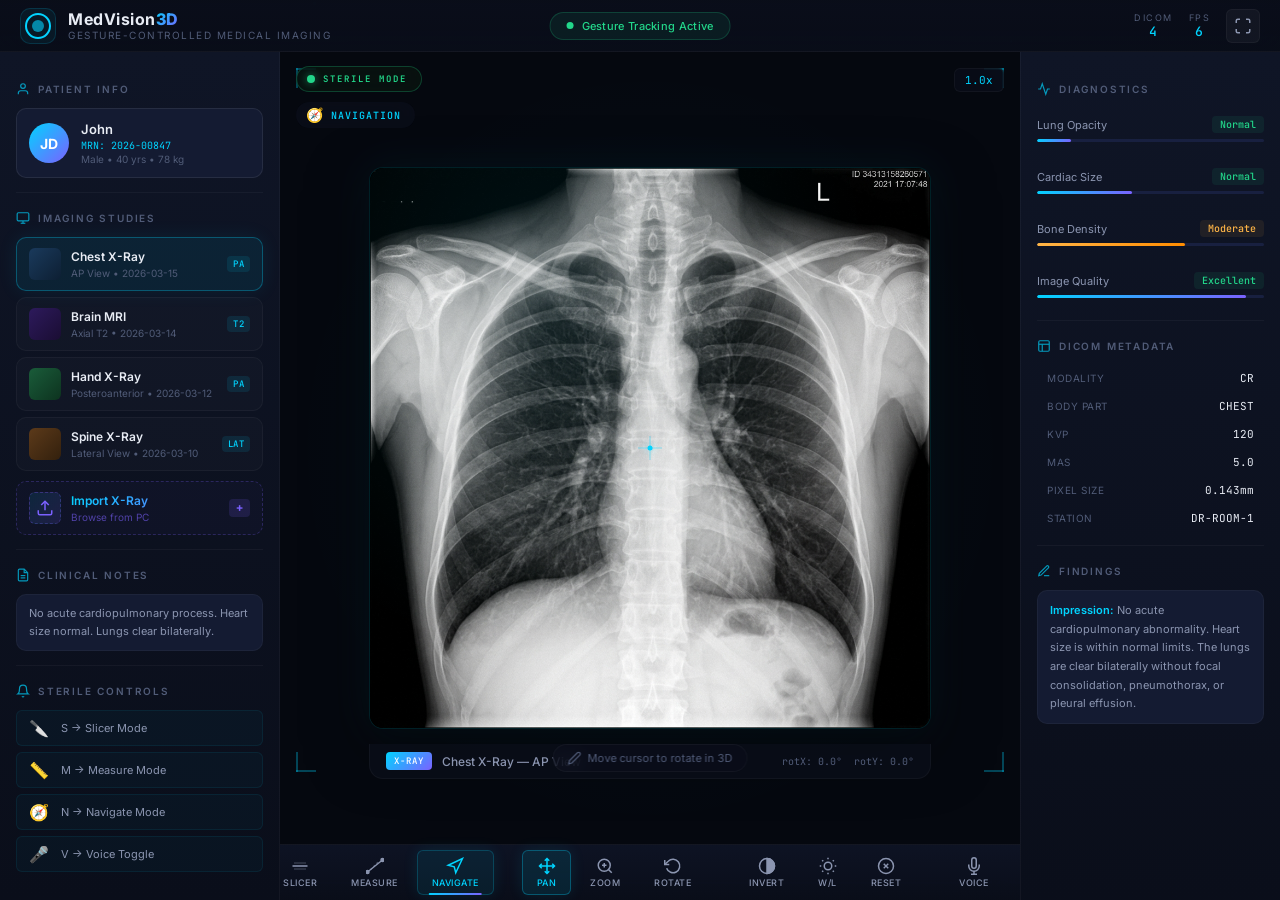
<file: web_ui/medical_viewer/index.html>
<!DOCTYPE html>
<html lang="en">

<head>
    <meta charset="UTF-8">
    <meta name="viewport" content="width=device-width, initial-scale=1.0">
    <title>MedVision 3D — Gesture-Controlled Medical Imaging</title>
    <meta name="description"
        content="Advanced 3D gesture-controlled medical imaging viewer for X-ray and MRI diagnostics">
    <link rel="stylesheet" href="style.css">
    <link
        href="https://fonts.googleapis.com/css2?family=Inter:wght@300;400;500;600;700;800&family=JetBrains+Mono:wght@400;500&display=swap"
        rel="stylesheet">
</head>

<body>
    <!-- Ambient particle canvas -->
    <canvas id="ambientCanvas"></canvas>

    <!-- Scanline overlay -->
    <div class="scanline-overlay"></div>

    <!-- Top Header Bar -->
    <header id="topBar" class="top-bar">
        <div class="top-bar-left">
            <div class="logo-mark">
                <svg width="28" height="28" viewBox="0 0 28 28" fill="none">
                    <circle cx="14" cy="14" r="12" stroke="url(#logoGrad)" stroke-width="2" fill="none" />
                    <circle cx="14" cy="14" r="6" fill="url(#logoGrad)" opacity="0.6" />
                    <line x1="14" y1="2" x2="14" y2="26" stroke="url(#logoGrad)" stroke-width="1" opacity="0.4" />
                    <line x1="2" y1="14" x2="26" y2="14" stroke="url(#logoGrad)" stroke-width="1" opacity="0.4" />
                    <defs>
                        <linearGradient id="logoGrad" x1="0" y1="0" x2="28" y2="28">
                            <stop offset="0%" stop-color="#00d4ff" />
                            <stop offset="100%" stop-color="#7b61ff" />
                        </linearGradient>
                    </defs>
                </svg>
            </div>
            <div class="brand-text">
                <h1 id="brandTitle">MedVision<span class="accent">3D</span></h1>
                <p class="brand-sub">Gesture-Controlled Medical Imaging</p>
            </div>
        </div>
        <div class="top-bar-center">
            <div class="status-pill" id="gesturePill">
                <span class="pulse-dot"></span>
                <span id="gestureStatusText">Gesture Tracking Active</span>
            </div>
        </div>
        <div class="top-bar-right">
            <div class="vitals-mini">
                <div class="vital-item">
                    <span class="vital-label">DICOM</span>
                    <span class="vital-value" id="dicomCount">4</span>
                </div>
                <div class="vital-item">
                    <span class="vital-label">FPS</span>
                    <span class="vital-value" id="fpsCounter">60</span>
                </div>
            </div>
            <button class="icon-btn" id="fullscreenBtn" title="Toggle Fullscreen">
                <svg width="18" height="18" viewBox="0 0 24 24" fill="none" stroke="currentColor" stroke-width="2">
                    <path d="M8 3H5a2 2 0 00-2 2v3m18 0V5a2 2 0 00-2-2h-3m0 18h3a2 2 0 002-2v-3M3 16v3a2 2 0 002 2h3" />
                </svg>
            </button>
        </div>
    </header>

    <!-- Main Layout -->
    <div class="app-layout">

        <!-- Left Sidebar - Patient Info & Nav -->
        <aside class="sidebar" id="sidebar">
            <div class="sidebar-section">
                <h3 class="section-title">
                    <svg width="14" height="14" viewBox="0 0 24 24" fill="none" stroke="currentColor" stroke-width="2">
                        <path d="M20 21v-2a4 4 0 00-4-4H8a4 4 0 00-4 4v2" />
                        <circle cx="12" cy="7" r="4" />
                    </svg>
                    Patient Info
                </h3>
                <div class="patient-card">
                    <div class="patient-avatar">
                        <span>JD</span>
                    </div>
                    <div class="patient-details">
                        <strong>John</strong>
                        <span class="patient-id">MRN: 2026-00847</span>
                        <span class="patient-meta">Male • 40 yrs • 78 kg</span>
                    </div>
                </div>
            </div>

            <div class="sidebar-section">
                <h3 class="section-title">
                    <svg width="14" height="14" viewBox="0 0 24 24" fill="none" stroke="currentColor" stroke-width="2">
                        <rect x="2" y="3" width="20" height="14" rx="2" ry="2" />
                        <line x1="8" y1="21" x2="16" y2="21" />
                        <line x1="12" y1="17" x2="12" y2="21" />
                    </svg>
                    Imaging Studies
                </h3>
                <div class="study-list">
                    <button class="study-item active" data-index="0" id="studyChest">
                        <div class="study-icon chest"></div>
                        <div class="study-info">
                            <strong>Chest X-Ray</strong>
                            <small>AP View • 2026-03-15</small>
                        </div>
                        <span class="study-badge">PA</span>
                    </button>
                    <button class="study-item" data-index="1" id="studyBrain">
                        <div class="study-icon brain"></div>
                        <div class="study-info">
                            <strong>Brain MRI</strong>
                            <small>Axial T2 • 2026-03-14</small>
                        </div>
                        <span class="study-badge">T2</span>
                    </button>
                    <button class="study-item" data-index="2" id="studyHand">
                        <div class="study-icon hand"></div>
                        <div class="study-info">
                            <strong>Hand X-Ray</strong>
                            <small>Posteroanterior • 2026-03-12</small>
                        </div>
                        <span class="study-badge">PA</span>
                    </button>
                    <button class="study-item" data-index="3" id="studySpine">
                        <div class="study-icon spine"></div>
                        <div class="study-info">
                            <strong>Spine X-Ray</strong>
                            <small>Lateral View • 2026-03-10</small>
                        </div>
                        <span class="study-badge">LAT</span>
                    </button>
                    <!-- Import X-Ray Button -->
                    <button class="study-item import-xray-btn" id="importXrayBtn" title="Import X-Ray from your PC">
                        <div class="study-icon import-icon">
                            <svg width="18" height="18" viewBox="0 0 24 24" fill="none" stroke="currentColor"
                                stroke-width="2">
                                <path d="M21 15v4a2 2 0 01-2 2H5a2 2 0 01-2-2v-4" />
                                <polyline points="17 8 12 3 7 8" />
                                <line x1="12" y1="3" x2="12" y2="15" />
                            </svg>
                        </div>
                        <div class="study-info">
                            <strong>Import X-Ray</strong>
                            <small>Browse from PC</small>
                        </div>
                        <span class="study-badge import-badge">+</span>
                    </button>
                    <!-- Hidden file input for importing -->
                    <input type="file" id="xrayFileInput" accept="image/*" style="display:none;" />
                </div>
            </div>

            <div class="sidebar-section">
                <h3 class="section-title">
                    <svg width="14" height="14" viewBox="0 0 24 24" fill="none" stroke="currentColor" stroke-width="2">
                        <path d="M14 2H6a2 2 0 00-2 2v16a2 2 0 002 2h12a2 2 0 002-2V8z" />
                        <polyline points="14 2 14 8 20 8" />
                        <line x1="16" y1="13" x2="8" y2="13" />
                        <line x1="16" y1="17" x2="8" y2="17" />
                    </svg>
                    Clinical Notes
                </h3>
                <div class="notes-mini" id="clinicalNotes">
                    <p>No acute cardiopulmonary process. Heart size normal. Lungs clear bilaterally.</p>
                </div>
            </div>

            <div class="sidebar-section gesture-help">
                <h3 class="section-title">
                    <svg width="14" height="14" viewBox="0 0 24 24" fill="none" stroke="currentColor" stroke-width="2">
                        <path d="M18 8A6 6 0 006 8c0 7-3 9-3 9h18s-3-2-3-9" />
                        <path d="M13.73 21a2 2 0 01-3.46 0" />
                    </svg>
                    Sterile Controls
                </h3>
                <div class="gesture-hints">
                    <div class="g-hint sterile-hint"><span class="g-icon">🔪</span><span>S → Slicer Mode</span></div>
                    <div class="g-hint sterile-hint"><span class="g-icon">📏</span><span>M → Measure Mode</span></div>
                    <div class="g-hint sterile-hint"><span class="g-icon">🧭</span><span>N → Navigate Mode</span></div>
                    <div class="g-hint sterile-hint"><span class="g-icon">🎤</span><span>V → Voice Toggle</span></div>
                    <!-- <div class="g-hint"><span class="g-icon">✋</span><span>Hand → Pan image</span></div>
                    <div class="g-hint"><span class="g-icon">✊</span><span>Fist → Reset view</span></div> -->
                </div>
            </div>
        </aside>

        <!-- Main Viewer Area -->
        <main class="viewer-main">
            <!-- 3D Viewport -->
            <div class="viewport-3d" id="viewport3d">

                <!-- ═══ STERILE ASSISTANT OVERLAYS ═══ -->

                <!-- Sterile Mode Indicator -->
                <div class="sterile-indicator" id="sterileIndicator">
                    <span class="sterile-dot"></span>
                    <span class="sterile-text">STERILE MODE</span>
                </div>

                <!-- Active Mode Badge -->
                <div class="sterile-mode-badge" id="sterileModeBadge">
                    <span class="mode-icon" id="sterileModeBadgeIcon">🧭</span>
                    <span class="mode-text" id="sterileModeBadgeText">Navigation</span>
                </div>

                <!-- Voice Feedback Toast -->
                <div class="voice-toast" id="voiceToast">
                    <span id="voiceToastText"></span>
                </div>

                <!-- Voice Waveform Indicator -->
                <div class="voice-waveform" id="voiceWaveform">
                    <span class="wave-bar"></span>
                    <span class="wave-bar"></span>
                    <span class="wave-bar"></span>
                    <span class="wave-bar"></span>
                    <span class="wave-bar"></span>
                </div>

                <!-- Measurement Result Popup -->
                <div class="measure-result" id="measureResult">
                    <div class="measure-result-inner">
                        <svg width="16" height="16" viewBox="0 0 24 24" fill="none" stroke="currentColor"
                            stroke-width="2">
                            <path d="M21 15a2 2 0 01-2 2H7l-4 4V5a2 2 0 012-2h14a2 2 0 012 2z" />
                        </svg>
                        <span id="measureDistText">Distance: 0.0 cm</span>
                        <button class="measure-clear-btn" id="measureClearBtn" title="Clear Measurement">✕</button>
                    </div>
                </div>

                <!-- SVG Measurement Overlay -->
                <svg class="measure-svg" id="measureSvg" xmlns="http://www.w3.org/2000/svg"></svg>

                <!-- ═══ END STERILE OVERLAYS ═══ -->

                <!-- Perspective container -->
                <div class="perspective-container" id="perspectiveContainer">
                    <!-- Image card (the 3D-transformable element) -->
                    <div class="image-card" id="imageCard">
                        <div class="image-frame">
                            <img id="mainImage" src="assets/chest_xray.png" alt="Medical Imaging - Chest X-Ray"
                                draggable="false" />
                            <!-- Glow overlay for depth effect -->
                            <div class="image-glow"></div>
                            <!-- Grid overlay -->
                            <div class="grid-overlay"></div>
                            <!-- Slicer Overlay -->
                            <div class="slicer-overlay" id="slicerOverlay">
                                <div class="slicer-line" id="slicerLine"></div>
                                <div class="slicer-depth" id="slicerDepthLabel">
                                    <span>DEPTH</span>
                                    <strong id="slicerDepthValue">50%</strong>
                                </div>
                            </div>
                        </div>
                        <!-- Image metadata label -->
                        <div class="image-meta-bar">
                            <div class="meta-left">
                                <span class="meta-tag" id="imageModeTag">X-RAY</span>
                                <span class="meta-title" id="imageTitle">Chest X-Ray — AP View</span>
                            </div>
                            <div class="meta-right">
                                <span id="rotXDisplay">rotX: 0°</span>
                                <span id="rotYDisplay">rotY: 0°</span>
                            </div>
                        </div>
                    </div>
                </div>

                <!-- Corner markers -->
                <div class="corner-marker tl"></div>
                <div class="corner-marker tr"></div>
                <div class="corner-marker bl"></div>
                <div class="corner-marker br"></div>

                <!-- Crosshair -->
                <div class="crosshair" id="crosshair">
                    <div class="crosshair-h"></div>
                    <div class="crosshair-v"></div>
                    <div class="crosshair-dot"></div>
                </div>

                <!-- Control hints overlay -->
                <div class="viewport-hints">
                    <span class="hint-badge" id="hintBadge">
                        <svg width="14" height="14" viewBox="0 0 24 24" fill="none" stroke="currentColor"
                            stroke-width="2">
                            <path d="M17 3a2.828 2.828 0 114 4L7.5 20.5 2 22l1.5-5.5L17 3z" />
                        </svg>
                        Move cursor to rotate in 3D
                    </span>
                </div>

                <!-- Zoom indicator -->
                <div class="zoom-indicator" id="zoomIndicator">
                    <span id="zoomLevel">1.0x</span>
                </div>
            </div>

            <!-- Bottom Toolbar -->
            <div class="bottom-toolbar" id="bottomToolbar">
                <!-- Sterile Modes -->
                <div class="toolbar-group sterile-tools">
                    <button class="tool-btn sterile-btn" id="toolSlicer" title="Slicer Mode (S)">
                        <svg width="18" height="18" viewBox="0 0 24 24" fill="none" stroke="currentColor"
                            stroke-width="2">
                            <line x1="2" y1="12" x2="22" y2="12" />
                            <path d="M4 8h16M4 16h16" opacity="0.3" />
                        </svg>
                        <span>Slicer</span>
                    </button>
                    <button class="tool-btn sterile-btn" id="toolMeasure" title="Measure Mode (M)">
                        <svg width="18" height="18" viewBox="0 0 24 24" fill="none" stroke="currentColor"
                            stroke-width="2">
                            <path d="M2 20L22 4" />
                            <circle cx="2" cy="20" r="2" fill="currentColor" />
                            <circle cx="22" cy="4" r="2" fill="currentColor" />
                            <line x1="6" y1="17" x2="8" y2="15" opacity="0.5" />
                            <line x1="10" y1="13" x2="12" y2="11" opacity="0.5" />
                            <line x1="14" y1="9" x2="16" y2="7" opacity="0.5" />
                        </svg>
                        <span>Measure</span>
                    </button>
                    <button class="tool-btn sterile-btn active" id="toolNavigate" title="Navigate Mode (N)">
                        <svg width="18" height="18" viewBox="0 0 24 24" fill="none" stroke="currentColor"
                            stroke-width="2">
                            <polygon points="3 11 22 2 13 21 11 13 3 11" />
                        </svg>
                        <span>Navigate</span>
                    </button>
                </div>
                <div class="toolbar-divider"></div>
                <!-- Original Tools -->
                <div class="toolbar-group">
                    <button class="tool-btn active" id="toolPan" title="Pan Mode (P)">
                        <svg width="18" height="18" viewBox="0 0 24 24" fill="none" stroke="currentColor"
                            stroke-width="2">
                            <path d="M5 9l-3 3 3 3M9 5l3-3 3 3M15 19l-3 3-3-3M19 9l3 3-3 3M2 12h20M12 2v20" />
                        </svg>
                        <span>Pan</span>
                    </button>
                    <button class="tool-btn" id="toolZoom" title="Zoom Mode (Z)">
                        <svg width="18" height="18" viewBox="0 0 24 24" fill="none" stroke="currentColor"
                            stroke-width="2">
                            <circle cx="11" cy="11" r="8" />
                            <line x1="21" y1="21" x2="16.65" y2="16.65" />
                            <line x1="11" y1="8" x2="11" y2="14" />
                            <line x1="8" y1="11" x2="14" y2="11" />
                        </svg>
                        <span>Zoom</span>
                    </button>
                    <button class="tool-btn" id="toolRotate" title="3D Rotate (O)">
                        <svg width="18" height="18" viewBox="0 0 24 24" fill="none" stroke="currentColor"
                            stroke-width="2">
                            <polyline points="1 4 1 10 7 10" />
                            <path d="M3.51 15a9 9 0 102.13-9.36L1 10" />
                        </svg>
                        <span>Rotate</span>
                    </button>
                </div>
                <div class="toolbar-divider"></div>
                <div class="toolbar-group">
                    <button class="tool-btn" id="toolInvert" title="Invert Colors (I)">
                        <svg width="18" height="18" viewBox="0 0 24 24" fill="none" stroke="currentColor"
                            stroke-width="2">
                            <circle cx="12" cy="12" r="10" />
                            <path d="M12 2a10 10 0 010 20V2z" fill="currentColor" />
                        </svg>
                        <span>Invert</span>
                    </button>
                    <button class="tool-btn" id="toolBrightness" title="Brightness">
                        <svg width="18" height="18" viewBox="0 0 24 24" fill="none" stroke="currentColor"
                            stroke-width="2">
                            <circle cx="12" cy="12" r="5" />
                            <line x1="12" y1="1" x2="12" y2="3" />
                            <line x1="12" y1="21" x2="12" y2="23" />
                            <line x1="4.22" y1="4.22" x2="5.64" y2="5.64" />
                            <line x1="18.36" y1="18.36" x2="19.78" y2="19.78" />
                            <line x1="1" y1="12" x2="3" y2="12" />
                            <line x1="21" y1="12" x2="23" y2="12" />
                            <line x1="4.22" y1="19.78" x2="5.64" y2="18.36" />
                            <line x1="18.36" y1="5.64" x2="19.78" y2="4.22" />
                        </svg>
                        <span>W/L</span>
                    </button>
                    <button class="tool-btn" id="toolReset" title="Reset View (R)">
                        <svg width="18" height="18" viewBox="0 0 24 24" fill="none" stroke="currentColor"
                            stroke-width="2">
                            <circle cx="12" cy="12" r="10" />
                            <line x1="15" y1="9" x2="9" y2="15" />
                            <line x1="9" y1="9" x2="15" y2="15" />
                        </svg>
                        <span>Reset</span>
                    </button>
                </div>
                <div class="toolbar-divider"></div>
                <!-- Voice Toggle -->
                <div class="toolbar-group">
                    <button class="tool-btn voice-btn" id="toolVoice" title="Voice Commands (V)">
                        <svg width="18" height="18" viewBox="0 0 24 24" fill="none" stroke="currentColor"
                            stroke-width="2">
                            <path d="M12 1a3 3 0 00-3 3v8a3 3 0 006 0V4a3 3 0 00-3-3z" />
                            <path d="M19 10v2a7 7 0 01-14 0v-2" />
                            <line x1="12" y1="19" x2="12" y2="23" />
                            <line x1="8" y1="23" x2="16" y2="23" />
                        </svg>
                        <span>Voice</span>
                    </button>
                </div>
                <div class="toolbar-divider"></div>
                <div class="toolbar-group">
                    <div class="brightness-slider" id="brightnessControl" style="display:none;">
                        <label>Window</label>
                        <input type="range" min="0" max="200" value="100" id="brightnessRange" />
                        <label>Level</label>
                        <input type="range" min="0" max="200" value="100" id="contrastRange" />
                    </div>
                </div>
            </div>
        </main>

        <!-- Right Panel - Diagnostics -->
        <aside class="right-panel" id="rightPanel">
            <div class="sidebar-section">
                <h3 class="section-title">
                    <svg width="14" height="14" viewBox="0 0 24 24" fill="none" stroke="currentColor" stroke-width="2">
                        <polyline points="22 12 18 12 15 21 9 3 6 12 2 12" />
                    </svg>
                    Diagnostics
                </h3>
                <div class="diagnostic-items" id="diagnosticItems">
                    <div class="diag-item">
                        <div class="diag-header">
                            <span class="diag-label">Lung Opacity</span>
                            <span class="diag-value normal">Normal</span>
                        </div>
                        <div class="diag-bar">
                            <div class="diag-fill" style="width: 15%;"></div>
                        </div>
                    </div>
                    <div class="diag-item">
                        <div class="diag-header">
                            <span class="diag-label">Cardiac Size</span>
                            <span class="diag-value normal">Normal</span>
                        </div>
                        <div class="diag-bar">
                            <div class="diag-fill" style="width: 42%;"></div>
                        </div>
                    </div>
                    <div class="diag-item">
                        <div class="diag-header">
                            <span class="diag-label">Bone Density</span>
                            <span class="diag-value attention">Moderate</span>
                        </div>
                        <div class="diag-bar">
                            <div class="diag-fill warning" style="width: 65%;"></div>
                        </div>
                    </div>
                    <div class="diag-item">
                        <div class="diag-header">
                            <span class="diag-label">Image Quality</span>
                            <span class="diag-value normal">Excellent</span>
                        </div>
                        <div class="diag-bar">
                            <div class="diag-fill" style="width: 92%;"></div>
                        </div>
                    </div>
                </div>
            </div>

            <div class="sidebar-section">
                <h3 class="section-title">
                    <svg width="14" height="14" viewBox="0 0 24 24" fill="none" stroke="currentColor" stroke-width="2">
                        <rect x="3" y="3" width="18" height="18" rx="2" ry="2" />
                        <line x1="3" y1="9" x2="21" y2="9" />
                        <line x1="9" y1="21" x2="9" y2="9" />
                    </svg>
                    DICOM Metadata
                </h3>
                <div class="metadata-grid" id="dicomMeta">
                    <div class="meta-row"><span class="mk">Modality</span><span class="mv" id="metaModality">CR</span>
                    </div>
                    <div class="meta-row"><span class="mk">Body Part</span><span class="mv"
                            id="metaBodyPart">CHEST</span></div>
                    <div class="meta-row"><span class="mk">kVp</span><span class="mv" id="metaKvp">120</span></div>
                    <div class="meta-row"><span class="mk">mAs</span><span class="mv" id="metaMas">5.0</span></div>
                    <div class="meta-row"><span class="mk">Pixel Size</span><span class="mv"
                            id="metaPixel">0.143mm</span></div>
                    <div class="meta-row"><span class="mk">Station</span><span class="mv"
                            id="metaStation">DR-ROOM-1</span></div>
                </div>
            </div>

            <div class="sidebar-section">
                <h3 class="section-title">
                    <svg width="14" height="14" viewBox="0 0 24 24" fill="none" stroke="currentColor" stroke-width="2">
                        <path d="M12 20h9" />
                        <path d="M16.5 3.5a2.121 2.121 0 013 3L7 19l-4 1 1-4L16.5 3.5z" />
                    </svg>
                    Findings
                </h3>
                <div class="findings-text" id="findingsText">
                    <p><strong>Impression:</strong> No acute cardiopulmonary abnormality. Heart size is within normal
                        limits. The lungs are clear bilaterally without focal consolidation, pneumothorax, or pleural
                        effusion.</p>
                </div>
            </div>
        </aside>
    </div>

    <script src="script.js"></script>
    <script src="sterile-assistant.js"></script>
</body>

</html>
</file>
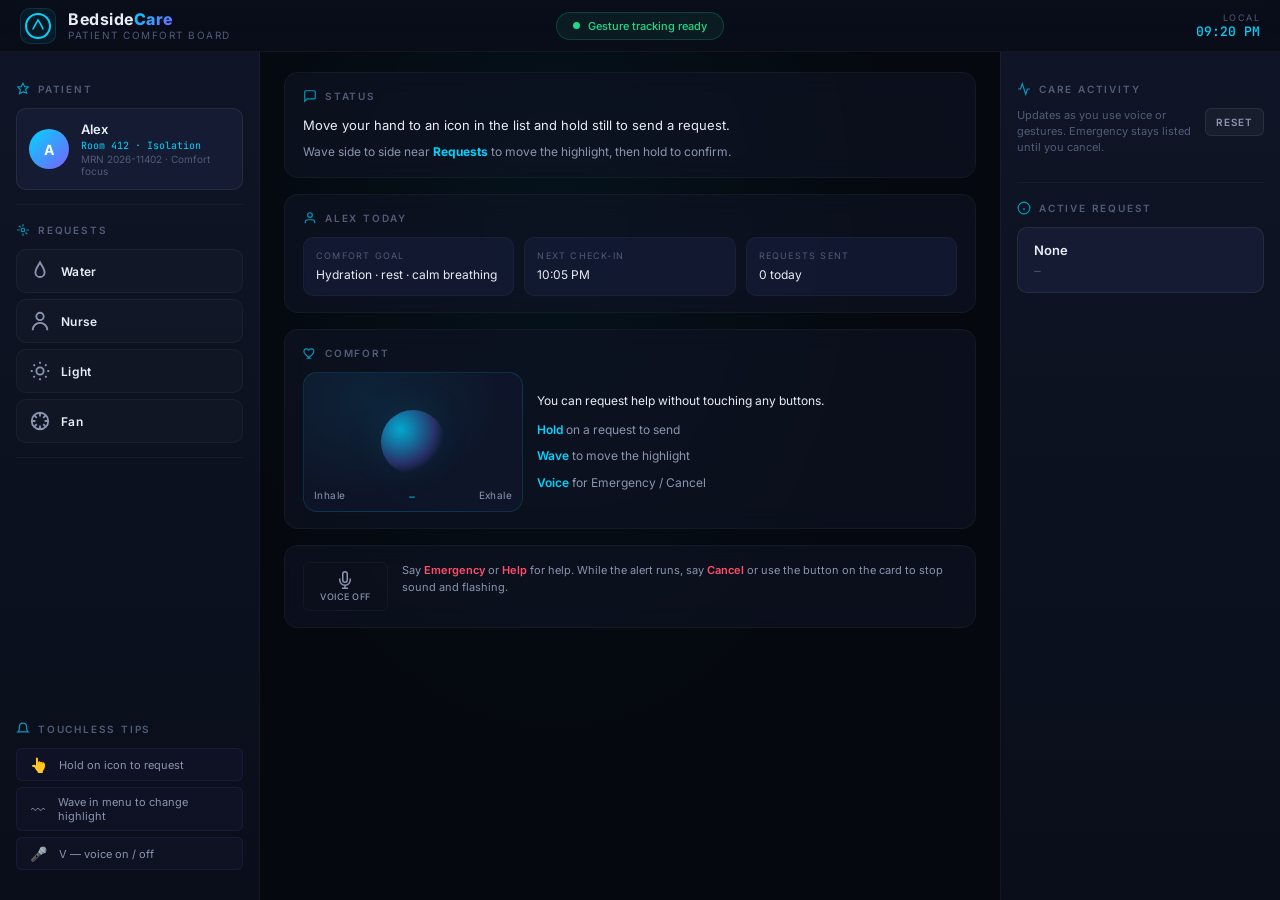
<file: web_ui/patient_dashboard/index.html>
<!DOCTYPE html>
<html lang="en">

<head>
    <meta charset="UTF-8">
    <meta name="viewport" content="width=device-width, initial-scale=1.0">
    <title>Bedside Care — Alex</title>
    <meta name="description" content="Smart Bedside Controller — gesture and voice requests for patients">
    <link rel="stylesheet" href="style.css">
    <link
        href="https://fonts.googleapis.com/css2?family=Inter:wght@300;400;500;600;700;800&family=JetBrains+Mono:wght@400;500&display=swap"
        rel="stylesheet">
</head>

<body>
    <canvas id="ambientCanvas" aria-hidden="true"></canvas>
    <div class="scanline-overlay" aria-hidden="true"></div>

    <!-- Continuous emergency: red wave + popup card (until cancel) -->
    <div id="emergencyLayer" class="emergency-layer" hidden aria-hidden="true">
        <div class="emergency-tint"></div>
        <div class="emergency-wave" aria-hidden="true"></div>
        <div class="emergency-card" role="alertdialog" aria-modal="true" aria-labelledby="emergencyLine"
            aria-describedby="emergencyHint">
            <div class="emergency-card-head">
                <span class="emergency-badge">Critical</span>
                <span class="emergency-pulse" aria-hidden="true"></span>
            </div>
            <p class="emergency-line" id="emergencyLine">Emergency alert is active — your care team is being notified.</p>
            <button type="button" class="btn-emergency-cancel" id="emergencyCancelBtn">Cancel alert</button>
            <p class="emergency-hint" id="emergencyHint">Say <strong>cancel</strong> to turn off sound and alert.</p>
        </div>
    </div>

    <header id="topBar" class="top-bar">
        <div class="top-bar-left">
            <div class="logo-mark">
                <svg width="28" height="28" viewBox="0 0 28 28" fill="none" aria-hidden="true">
                    <circle cx="14" cy="14" r="12" stroke="url(#logoGradPd)" stroke-width="2" fill="none" />
                    <path d="M9 17c2-4 4-7 5-9 2 3 4 6 5 9" stroke="url(#logoGradPd)" stroke-width="1.5"
                        stroke-linecap="round" fill="none" />
                    <defs>
                        <linearGradient id="logoGradPd" x1="0" y1="0" x2="28" y2="28">
                            <stop offset="0%" stop-color="#00d4ff" />
                            <stop offset="100%" stop-color="#7b61ff" />
                        </linearGradient>
                    </defs>
                </svg>
            </div>
            <div class="brand-text">
                <h1 id="brandTitle">Bedside<span class="accent">Care</span></h1>
                <p class="brand-sub">Patient comfort board</p>
            </div>
        </div>
        <div class="top-bar-center">
            <div class="status-pill" id="gesturePill">
                <span class="pulse-dot"></span>
                <span id="gestureStatusLabel">Gesture tracking ready</span>
            </div>
        </div>
        <div class="top-bar-right">
            <div class="vitals-mini">
                <div class="vital-item">
                    <span class="vital-label">Local</span>
                    <span class="vital-value" id="clockDisplay">—:—</span>
                </div>
            </div>
        </div>
    </header>

    <div class="app-layout patient-app">
        <!-- Left: quick requests (icons match MedVision tool style) -->
        <aside class="sidebar" id="sidebar">
            <div class="sidebar-section">
                <h3 class="section-title">
                    <svg width="14" height="14" viewBox="0 0 24 24" fill="none" stroke="currentColor" stroke-width="2">
                        <path d="M12 2l3 6 6 .5-4.5 4 1.5 6.5L12 17l-6 3 1.5-6.5L3 8.5 9 8z" />
                    </svg>
                    Patient
                </h3>
                <div class="patient-card-compact">
                    <div class="patient-avatar" aria-hidden="true">A</div>
                    <div class="patient-details">
                        <strong id="patientName">Alex</strong>
                        <span class="patient-id">Room 412 · Isolation</span>
                        <span class="patient-meta">MRN 2026-11402 · Comfort focus</span>
                    </div>
                </div>
            </div>

            <div class="sidebar-section">
                <h3 class="section-title">
                    <svg width="14" height="14" viewBox="0 0 24 24" fill="none" stroke="currentColor" stroke-width="2">
                        <circle cx="12" cy="12" r="3" />
                        <path d="M12 2v4M12 18v4M4.93 4.93l2.83 2.83M16.24 16.24l2.83 2.83M2 12h4M18 12h4" />
                    </svg>
                    Requests
                </h3>
                <nav class="icon-rail" id="iconRail" aria-label="Quick requests">
                    <button type="button" class="rail-btn" data-action="water" id="btnWater" aria-label="Request water">
                        <span class="rail-icon" aria-hidden="true">
                            <svg width="22" height="22" viewBox="0 0 24 24" fill="none" stroke="currentColor"
                                stroke-width="2">
                                <path d="M12 2.5c-2 4-5 7.2-5 11a5 5 0 1010 0c0-3.8-3-7-5-11z" />
                            </svg>
                        </span>
                        <span class="rail-label">Water</span>
                        <span class="dwell-ring" aria-hidden="true"></span>
                    </button>
                    <button type="button" class="rail-btn" data-action="nurse" id="btnNurse" aria-label="Call nurse">
                        <span class="rail-icon" aria-hidden="true">
                            <svg width="22" height="22" viewBox="0 0 24 24" fill="none" stroke="currentColor"
                                stroke-width="2">
                                <path d="M12 11a4 4 0 100-8 4 4 0 000 8z" />
                                <path d="M4 22a8 8 0 0116 0" />
                            </svg>
                        </span>
                        <span class="rail-label">Nurse</span>
                        <span class="dwell-ring" aria-hidden="true"></span>
                    </button>
                    <button type="button" class="rail-btn" data-action="light" id="btnLight" aria-label="Adjust light">
                        <span class="rail-icon" aria-hidden="true">
                            <svg width="22" height="22" viewBox="0 0 24 24" fill="none" stroke="currentColor"
                                stroke-width="2">
                                <circle cx="12" cy="12" r="4" />
                                <path
                                    d="M12 2v2M12 20v2M4.93 4.93l1.41 1.41M17.66 17.66l1.41 1.41M2 12h2M20 12h2M4.93 19.07l1.41-1.41M17.66 6.34l1.41-1.41" />
                            </svg>
                        </span>
                        <span class="rail-label">Light</span>
                        <span class="dwell-ring" aria-hidden="true"></span>
                    </button>
                    <button type="button" class="rail-btn" data-action="fan" id="btnFan" aria-label="Fan control">
                        <span class="rail-icon" aria-hidden="true">
                            <svg width="22" height="22" viewBox="0 0 24 24" fill="none" stroke="currentColor"
                                stroke-width="2">
                                <circle cx="12" cy="12" r="9" />
                                <path d="M12 3v4M12 17v4M3 12h4M17 12h4" />
                                <path d="M5.6 5.6l2.9 2.9M15.5 15.5l2.9 2.9M5.6 18.4l2.9-2.9M15.5 8.5l2.9-2.9" />
                            </svg>
                        </span>
                        <span class="rail-label">Fan</span>
                        <span class="dwell-ring" aria-hidden="true"></span>
                    </button>
                </nav>
            </div>

            <div class="sidebar-section gesture-help">
                <h3 class="section-title">
                    <svg width="14" height="14" viewBox="0 0 24 24" fill="none" stroke="currentColor" stroke-width="2">
                        <path d="M18 8A6 6 0 006 8c0 7-3 9-3 9h18s-3-2-3-9" />
                    </svg>
                    Touchless tips
                </h3>
                <div class="gesture-hints">
                    <div class="g-hint"><span class="g-icon">👆</span><span>Hold on icon to request</span></div>
                    <div class="g-hint"><span class="g-icon">〰</span><span>Wave in menu to change highlight</span></div>
                    <div class="g-hint"><span class="g-icon">🎤</span><span>V — voice on / off</span></div>
                </div>
            </div>
        </aside>

        <!-- Center -->
        <main class="viewer-main patient-main">
            <div class="main-inner">
                <section class="panel-elevated message-area" id="messageArea" role="status" aria-live="polite">
                    <h3 class="section-title panel-title-inline">
                        <svg width="14" height="14" viewBox="0 0 24 24" fill="none" stroke="currentColor" stroke-width="2">
                            <path d="M21 15a2 2 0 01-2 2H7l-4 4V5a2 2 0 012-2h14a2 2 0 012 2z" />
                        </svg>
                        Status
                    </h3>
                    <p class="message-primary" id="messagePrimary">Move your hand to an icon in the list and hold still to
                        send a request.</p>
                    <p class="message-secondary" id="messageSecondary">Wave side to side near <strong>Requests</strong>
                        to move the highlight, then hold to confirm.</p>
                </section>

                <section class="panel-elevated patient-summary" aria-label="Patient overview">
                    <h3 class="section-title panel-title-inline">
                        <svg width="14" height="14" viewBox="0 0 24 24" fill="none" stroke="currentColor" stroke-width="2">
                            <path d="M20 21v-2a4 4 0 00-4-4H8a4 4 0 00-4 4v2" />
                            <circle cx="12" cy="7" r="4" />
                        </svg>
                        Alex today
                    </h3>
                    <div class="summary-grid">
                        <div class="summary-card">
                            <span class="summary-k">Comfort goal</span>
                            <span class="summary-v">Hydration · rest · calm breathing</span>
                        </div>
                        <div class="summary-card">
                            <span class="summary-k">Next check-in</span>
                            <span class="summary-v" id="nextCheckin">—</span>
                        </div>
                        <div class="summary-card">
                            <span class="summary-k">Requests sent</span>
                            <span class="summary-v"><span id="requestCount">0</span> today</span>
                        </div>
                    </div>
                </section>

                <section class="panel-elevated comfort-zone" aria-label="Comfort zone">
                    <h3 class="section-title panel-title-inline">
                        <svg width="14" height="14" viewBox="0 0 24 24" fill="none" stroke="currentColor" stroke-width="2">
                            <path d="M12 21s-7-4.6-9.5-9C.4 8 2.6 5 6 5c2 0 3.2 1.1 4 2 0 0 1.8-2 4.2-2 3.4 0 5.4 3 3.6 7-2.1 4.4-9.8 9-9.8 9z" />
                        </svg>
                        Comfort
                    </h3>
                    <div class="comfort-content">
                        <div class="breath-card" aria-hidden="true">
                            <div class="breath-orb"></div>
                            <div class="breath-text">
                                <span>Inhale</span>
                                <strong>…</strong>
                                <span>Exhale</span>
                            </div>
                        </div>
                        <div class="comfort-notes">
                            <p class="comfort-line">You can request help without touching any buttons.</p>
                            <ul class="comfort-list">
                                <li><strong>Hold</strong> on a request to send</li>
                                <li><strong>Wave</strong> to move the highlight</li>
                                <li><strong>Voice</strong> for Emergency / Cancel</li>
                            </ul>
                        </div>
                    </div>
                </section>

                <section class="panel-elevated voice-bar">
                    <button type="button" class="tool-btn voice-btn" id="voiceToggle" aria-pressed="false"
                        title="Voice (V)">
                        <svg width="18" height="18" viewBox="0 0 24 24" fill="none" stroke="currentColor" stroke-width="2">
                            <path d="M12 1a3 3 0 00-3 3v8a3 3 0 006 0V4a3 3 0 00-3-3z" />
                            <path d="M19 10v2a7 7 0 01-14 0v-2" />
                            <line x1="12" y1="19" x2="12" y2="23" />
                            <line x1="8" y1="23" x2="16" y2="23" />
                        </svg>
                        <span id="voiceToggleLabel">Voice off</span>
                    </button>
                    <p class="voice-hint">Say <strong class="em-keyword">Emergency</strong> or <strong
                            class="em-keyword">Help</strong> for help. While the alert runs, say <strong
                            class="em-keyword">Cancel</strong> or use the button on the card to stop sound and
                        flashing.</p>
                </section>
            </div>
        </main>

        <!-- Right: live request log -->
        <aside class="right-panel" id="rightPanel">
            <div class="sidebar-section">
                <h3 class="section-title">
                    <svg width="14" height="14" viewBox="0 0 24 24" fill="none" stroke="currentColor" stroke-width="2">
                        <polyline points="22 12 18 12 15 21 9 3 6 12 2 12" />
                    </svg>
                    Care activity
                </h3>
                <div class="panel-row">
                    <p class="panel-microcopy">Updates as you use voice or gestures. Emergency stays listed until you cancel.</p>
                    <button type="button" class="mini-btn" id="resetRequestsBtn" title="Clear previous request log">
                        Reset
                    </button>
                </div>
                <ul class="request-log" id="requestLog" aria-live="polite"></ul>
            </div>

            <div class="sidebar-section">
                <h3 class="section-title">
                    <svg width="14" height="14" viewBox="0 0 24 24" fill="none" stroke="currentColor" stroke-width="2">
                        <circle cx="12" cy="12" r="10" />
                        <line x1="12" y1="16" x2="12" y2="12" />
                        <line x1="12" y1="8" x2="12.01" y2="8" />
                    </svg>
                    Active request
                </h3>
                <div class="active-request-card" id="activeRequestCard">
                    <span class="active-label">None</span>
                    <span class="active-time" id="activeRequestTime">—</span>
                </div>
            </div>
        </aside>
    </div>

    <div class="toast" id="toast" role="alert" hidden></div>

    <script src="patient-dashboard.js"></script>
</body>

</html>
</file>
<file: web_ui/medical_viewer/style.css>
/* ============================================================
   MedVision 3D — Gesture-Controlled Medical Imaging Viewer
   Premium Medical Dark Theme
   ============================================================ */

@import url('https://fonts.googleapis.com/css2?family=Inter:wght@300;400;500;600;700;800&family=JetBrains+Mono:wght@400;500&display=swap');

/* === Design Tokens === */
:root {
    /* Core background layers */
    --bg-deep: #05080f;
    --bg-base: #0a0e1a;
    --bg-surface: #0f1526;
    --bg-elevated: #141b32;
    --bg-card: #182040;

    /* Accent palette — medical teal/cyan with violet accents */
    --accent-primary: #00d4ff;
    --accent-secondary: #7b61ff;
    --accent-gradient: linear-gradient(135deg, #00d4ff 0%, #7b61ff 100%);
    --accent-glow: rgba(0, 212, 255, 0.15);
    --accent-glow-strong: rgba(0, 212, 255, 0.35);

    /* Status colors */
    --status-normal: #22d68a;
    --status-attention: #ffb547;
    --status-critical: #ff4d6a;
    --status-info: #00d4ff;

    /* Text hierarchy */
    --text-primary: #e8ecf4;
    --text-secondary: #8b95b0;
    --text-muted: #515c78;
    --text-accent: #00d4ff;

    /* Borders */
    --border-subtle: rgba(255, 255, 255, 0.04);
    --border-medium: rgba(255, 255, 255, 0.08);
    --border-accent: rgba(0, 212, 255, 0.2);

    /* Spacing */
    --sidebar-width: 280px;
    --right-panel-width: 260px;
    --header-height: 52px;
    --toolbar-height: 56px;
    --radius-sm: 6px;
    --radius-md: 10px;
    --radius-lg: 14px;
    --radius-xl: 20px;

    /* Shadows */
    --shadow-glow: 0 0 30px rgba(0, 212, 255, 0.08);
    --shadow-card: 0 4px 24px rgba(0, 0, 0, 0.4);
    --shadow-deep: 0 8px 40px rgba(0, 0, 0, 0.6);

    /* Transitions */
    --ease-smooth: cubic-bezier(0.4, 0, 0.2, 1);
    --ease-bounce: cubic-bezier(0.34, 1.56, 0.64, 1);
}

/* === Reset & Base === */
*,
*::before,
*::after {
    margin: 0;
    padding: 0;
    box-sizing: border-box;
}

html,
body {
    width: 100%;
    height: 100%;
    overflow: hidden;
    font-family: 'Inter', -apple-system, BlinkMacSystemFont, sans-serif;
    background: var(--bg-deep);
    color: var(--text-primary);
    cursor: none;
    -webkit-font-smoothing: antialiased;
}

::selection {
    background: rgba(0, 212, 255, 0.3);
    color: #fff;
}

/* === Ambient Background Canvas === */
#ambientCanvas {
    position: fixed;
    inset: 0;
    z-index: 0;
    pointer-events: none;
    opacity: 0.6;
}

/* === Scanline Overlay === */
.scanline-overlay {
    position: fixed;
    inset: 0;
    z-index: 1;
    pointer-events: none;
    background: repeating-linear-gradient(0deg,
            transparent,
            transparent 2px,
            rgba(0, 212, 255, 0.01) 2px,
            rgba(0, 212, 255, 0.01) 4px);
    opacity: 0.5;
}

/* ============================================================
   TOP HEADER BAR
   ============================================================ */
.top-bar {
    position: fixed;
    top: 0;
    left: 0;
    right: 0;
    height: var(--header-height);
    z-index: 100;
    display: flex;
    align-items: center;
    justify-content: space-between;
    padding: 0 20px;
    background: linear-gradient(180deg, rgba(10, 14, 26, 0.95) 0%, rgba(10, 14, 26, 0.85) 100%);
    backdrop-filter: blur(20px) saturate(1.5);
    border-bottom: 1px solid var(--border-subtle);
}

.top-bar-left {
    display: flex;
    align-items: center;
    gap: 12px;
}

.logo-mark {
    width: 36px;
    height: 36px;
    display: flex;
    align-items: center;
    justify-content: center;
    background: rgba(0, 212, 255, 0.06);
    border: 1px solid rgba(0, 212, 255, 0.15);
    border-radius: var(--radius-md);
    animation: logoPulse 4s ease-in-out infinite;
}

@keyframes logoPulse {

    0%,
    100% {
        box-shadow: 0 0 10px rgba(0, 212, 255, 0.1);
    }

    50% {
        box-shadow: 0 0 25px rgba(0, 212, 255, 0.25);
    }
}

.brand-text h1 {
    font-size: 16px;
    font-weight: 700;
    letter-spacing: 0.5px;
    line-height: 1.2;
}

.brand-text h1 .accent {
    background: var(--accent-gradient);
    -webkit-background-clip: text;
    -webkit-text-fill-color: transparent;
    background-clip: text;
    font-weight: 800;
}

.brand-sub {
    font-size: 10px;
    color: var(--text-muted);
    letter-spacing: 1.5px;
    text-transform: uppercase;
}

.top-bar-center {
    position: absolute;
    left: 50%;
    transform: translateX(-50%);
}

.status-pill {
    display: flex;
    align-items: center;
    gap: 8px;
    padding: 6px 16px;
    background: rgba(34, 214, 138, 0.08);
    border: 1px solid rgba(34, 214, 138, 0.2);
    border-radius: 999px;
    font-size: 11px;
    font-weight: 500;
    color: var(--status-normal);
    letter-spacing: 0.3px;
}

.pulse-dot {
    width: 7px;
    height: 7px;
    background: var(--status-normal);
    border-radius: 50%;
    animation: pulseGreen 2s ease-in-out infinite;
}

@keyframes pulseGreen {

    0%,
    100% {
        opacity: 1;
        box-shadow: 0 0 6px rgba(34, 214, 138, 0.5);
    }

    50% {
        opacity: 0.5;
        box-shadow: 0 0 12px rgba(34, 214, 138, 0.8);
    }
}

.top-bar-right {
    display: flex;
    align-items: center;
    gap: 16px;
}

.vitals-mini {
    display: flex;
    gap: 16px;
}

.vital-item {
    display: flex;
    flex-direction: column;
    align-items: center;
}

.vital-label {
    font-size: 9px;
    color: var(--text-muted);
    letter-spacing: 1.5px;
    text-transform: uppercase;
}

.vital-value {
    font-family: 'JetBrains Mono', monospace;
    font-size: 13px;
    font-weight: 500;
    color: var(--accent-primary);
}

.icon-btn {
    width: 34px;
    height: 34px;
    display: flex;
    align-items: center;
    justify-content: center;
    background: rgba(255, 255, 255, 0.04);
    border: 1px solid var(--border-subtle);
    border-radius: var(--radius-sm);
    color: var(--text-secondary);
    cursor: none;
    transition: all 0.2s var(--ease-smooth);
}

.icon-btn:hover {
    background: rgba(0, 212, 255, 0.1);
    border-color: var(--border-accent);
    color: var(--accent-primary);
}

/* ============================================================
   APP LAYOUT
   ============================================================ */
.app-layout {
    position: fixed;
    top: var(--header-height);
    left: 0;
    right: 0;
    bottom: 0;
    display: grid;
    grid-template-columns: var(--sidebar-width) 1fr var(--right-panel-width);
    z-index: 10;
}

/* ============================================================
   SIDEBAR (Left)
   ============================================================ */
.sidebar {
    background: linear-gradient(180deg, var(--bg-surface) 0%, var(--bg-base) 100%);
    border-right: 1px solid var(--border-subtle);
    padding: 16px;
    overflow-y: auto;
    display: flex;
    flex-direction: column;
    gap: 4px;
}

.sidebar::-webkit-scrollbar {
    width: 4px;
}

.sidebar::-webkit-scrollbar-track {
    background: transparent;
}

.sidebar::-webkit-scrollbar-thumb {
    background: var(--text-muted);
    border-radius: 4px;
}

.sidebar-section {
    padding: 14px 0;
    border-bottom: 1px solid var(--border-subtle);
}

.sidebar-section:last-child {
    border-bottom: none;
}

.section-title {
    font-size: 10px;
    font-weight: 600;
    letter-spacing: 1.8px;
    text-transform: uppercase;
    color: var(--text-muted);
    margin-bottom: 12px;
    display: flex;
    align-items: center;
    gap: 8px;
}

.section-title svg {
    color: var(--accent-primary);
    opacity: 0.7;
}

/* Patient Card */
.patient-card {
    display: flex;
    align-items: center;
    gap: 12px;
    padding: 12px;
    background: var(--bg-elevated);
    border: 1px solid var(--border-medium);
    border-radius: var(--radius-md);
}

.patient-avatar {
    width: 40px;
    height: 40px;
    border-radius: 50%;
    background: var(--accent-gradient);
    display: flex;
    align-items: center;
    justify-content: center;
    font-size: 14px;
    font-weight: 700;
    color: #fff;
    flex-shrink: 0;
}

.patient-details {
    display: flex;
    flex-direction: column;
    min-width: 0;
}

.patient-details strong {
    font-size: 13px;
    font-weight: 600;
}

.patient-id {
    font-family: 'JetBrains Mono', monospace;
    font-size: 10px;
    color: var(--accent-primary);
    margin-top: 2px;
}

.patient-meta {
    font-size: 10px;
    color: var(--text-muted);
    margin-top: 1px;
}

/* Study List */
.study-list {
    display: flex;
    flex-direction: column;
    gap: 6px;
}

.study-item {
    display: flex;
    align-items: center;
    gap: 10px;
    padding: 10px 12px;
    background: rgba(255, 255, 255, 0.02);
    border: 1px solid var(--border-subtle);
    border-radius: var(--radius-md);
    cursor: none;
    transition: all 0.25s var(--ease-smooth);
    text-align: left;
    color: var(--text-primary);
    font-family: inherit;
    width: 100%;
}

.study-item:hover {
    background: rgba(0, 212, 255, 0.06);
    border-color: var(--border-accent);
    transform: translateX(3px);
}

.study-item.active {
    background: rgba(0, 212, 255, 0.08);
    border-color: rgba(0, 212, 255, 0.3);
    box-shadow: 0 0 20px rgba(0, 212, 255, 0.08);
}

.study-icon {
    width: 32px;
    height: 32px;
    border-radius: var(--radius-sm);
    flex-shrink: 0;
    background-size: cover;
    background-position: center;
}

.study-icon.chest {
    background: linear-gradient(135deg, #1a3a5c, #0d1f33);
}

.study-icon.brain {
    background: linear-gradient(135deg, #2d1a5c, #1a0d33);
}

.study-icon.hand {
    background: linear-gradient(135deg, #1a5c3a, #0d331f);
}

.study-icon.spine {
    background: linear-gradient(135deg, #5c3a1a, #33200d);
}

.study-info {
    flex: 1;
    min-width: 0;
}

.study-info strong {
    font-size: 12px;
    font-weight: 600;
    display: block;
}

.study-info small {
    font-size: 10px;
    color: var(--text-muted);
}

.study-badge {
    font-family: 'JetBrains Mono', monospace;
    font-size: 9px;
    font-weight: 500;
    padding: 2px 6px;
    background: rgba(0, 212, 255, 0.1);
    color: var(--accent-primary);
    border-radius: 4px;
    letter-spacing: 0.5px;
}

/* Import X-Ray Button */
.import-xray-btn {
    margin-top: 4px;
    border-style: dashed !important;
    border-color: rgba(123, 97, 255, 0.25) !important;
    background: rgba(123, 97, 255, 0.03) !important;
    position: relative;
    overflow: hidden;
}

.import-xray-btn::before {
    content: '';
    position: absolute;
    inset: 0;
    background: linear-gradient(135deg, rgba(0, 212, 255, 0.04), rgba(123, 97, 255, 0.04));
    opacity: 0;
    transition: opacity 0.3s var(--ease-smooth);
}

.import-xray-btn:hover {
    border-color: rgba(123, 97, 255, 0.5) !important;
    background: rgba(123, 97, 255, 0.06) !important;
    box-shadow: 0 0 20px rgba(123, 97, 255, 0.1);
    transform: translateX(3px);
}

.import-xray-btn:hover::before {
    opacity: 1;
}

.import-xray-btn .study-info strong {
    background: linear-gradient(135deg, #00d4ff, #7b61ff);
    -webkit-background-clip: text;
    -webkit-text-fill-color: transparent;
    background-clip: text;
}

.import-xray-btn .study-info small {
    color: rgba(123, 97, 255, 0.6);
}

.import-xray-btn.active {
    border-color: rgba(123, 97, 255, 0.4) !important;
    border-style: solid !important;
    background: rgba(123, 97, 255, 0.08) !important;
    box-shadow: 0 0 20px rgba(123, 97, 255, 0.1);
}

.study-icon.import-icon {
    background: linear-gradient(135deg, rgba(0, 212, 255, 0.1), rgba(123, 97, 255, 0.15));
    border: 1px dashed rgba(123, 97, 255, 0.3);
    display: flex;
    align-items: center;
    justify-content: center;
    color: var(--accent-secondary);
}

.import-xray-btn:hover .study-icon.import-icon {
    border-color: rgba(123, 97, 255, 0.5);
    background: linear-gradient(135deg, rgba(0, 212, 255, 0.15), rgba(123, 97, 255, 0.2));
}

.import-badge {
    background: rgba(123, 97, 255, 0.15) !important;
    color: var(--accent-secondary) !important;
    font-size: 12px !important;
    font-weight: 700 !important;
    padding: 1px 7px !important;
}

/* Clinical Notes */
.notes-mini {
    padding: 10px 12px;
    background: var(--bg-elevated);
    border: 1px solid var(--border-subtle);
    border-radius: var(--radius-md);
    font-size: 11px;
    color: var(--text-secondary);
    line-height: 1.6;
}

/* Gesture Hints */
.gesture-help {
    margin-top: auto;
}

.gesture-hints {
    display: flex;
    flex-direction: column;
    gap: 6px;
}

.g-hint {
    display: flex;
    align-items: center;
    gap: 10px;
    padding: 7px 10px;
    background: rgba(123, 97, 255, 0.04);
    border: 1px solid rgba(123, 97, 255, 0.1);
    border-radius: var(--radius-sm);
    font-size: 11px;
    color: var(--text-secondary);
    transition: all 0.2s var(--ease-smooth);
}

.g-hint:hover {
    background: rgba(123, 97, 255, 0.08);
    border-color: rgba(123, 97, 255, 0.2);
}

.g-icon {
    font-size: 16px;
    width: 24px;
    text-align: center;
}

/* ============================================================
   MAIN VIEWPORT (Center)
   ============================================================ */
.viewer-main {
    display: flex;
    flex-direction: column;
    background: var(--bg-deep);
    position: relative;
    overflow: hidden;
}

.viewport-3d {
    flex: 1;
    position: relative;
    display: flex;
    align-items: center;
    justify-content: center;
    overflow: hidden;
    background:
        radial-gradient(ellipse at center, rgba(0, 212, 255, 0.03) 0%, transparent 70%),
        var(--bg-deep);
}

/* Perspective Container */
.perspective-container {
    perspective: 1200px;
    perspective-origin: center center;
    width: 100%;
    height: 100%;
    display: flex;
    align-items: center;
    justify-content: center;
}

/* 3D Image Card */
.image-card {
    position: relative;
    transform-style: preserve-3d;
    transition: transform 0.08s linear;
    will-change: transform;
}

.image-frame {
    position: relative;
    border-radius: var(--radius-lg);
    overflow: hidden;
    border: 1px solid rgba(0, 212, 255, 0.15);
    box-shadow:
        0 0 40px rgba(0, 212, 255, 0.06),
        0 20px 60px rgba(0, 0, 0, 0.5),
        inset 0 0 80px rgba(0, 0, 0, 0.3);
    background: #000;
}

.image-frame img {
    display: block;
    max-width: 560px;
    max-height: calc(100vh - var(--header-height) - var(--toolbar-height) - 100px);
    width: auto;
    height: auto;
    object-fit: contain;
    transition: filter 0.3s var(--ease-smooth);
    user-select: none;
    -webkit-user-drag: none;
}

/* Image glow overlay */
.image-glow {
    position: absolute;
    inset: 0;
    pointer-events: none;
    border-radius: inherit;
    background: radial-gradient(ellipse at 30% 20%, rgba(0, 212, 255, 0.08) 0%, transparent 60%);
    mix-blend-mode: screen;
}

/* Grid overlay */
.grid-overlay {
    position: absolute;
    inset: 0;
    pointer-events: none;
    background:
        linear-gradient(rgba(0, 212, 255, 0.03) 1px, transparent 1px),
        linear-gradient(90deg, rgba(0, 212, 255, 0.03) 1px, transparent 1px);
    background-size: 40px 40px;
    opacity: 0;
    transition: opacity 0.3s var(--ease-smooth);
}

.viewport-3d:hover .grid-overlay {
    opacity: 1;
}

/* Image Metadata Bar */
.image-meta-bar {
    position: absolute;
    bottom: -50px;
    left: 0;
    right: 0;
    display: flex;
    justify-content: space-between;
    align-items: center;
    padding: 8px 16px;
    background: rgba(10, 14, 26, 0.8);
    backdrop-filter: blur(10px);
    border-radius: 0 0 var(--radius-lg) var(--radius-lg);
    border: 1px solid var(--border-subtle);
    border-top: none;
    transform: translateZ(0);
}

.meta-left {
    display: flex;
    align-items: center;
    gap: 10px;
}

.meta-tag {
    font-family: 'JetBrains Mono', monospace;
    font-size: 9px;
    font-weight: 500;
    padding: 3px 8px;
    background: var(--accent-gradient);
    color: #fff;
    border-radius: 4px;
    letter-spacing: 1px;
}

.meta-title {
    font-size: 12px;
    font-weight: 500;
    color: var(--text-secondary);
}

.meta-right {
    display: flex;
    gap: 12px;
    font-family: 'JetBrains Mono', monospace;
    font-size: 10px;
    color: var(--text-muted);
}

/* Corner Markers */
.corner-marker {
    position: absolute;
    width: 20px;
    height: 20px;
    z-index: 5;
}

.corner-marker::before,
.corner-marker::after {
    content: '';
    position: absolute;
    background: var(--accent-primary);
    opacity: 0.3;
}

.corner-marker.tl {
    top: 16px;
    left: 16px;
}

.corner-marker.tl::before {
    width: 20px;
    height: 2px;
    top: 0;
    left: 0;
}

.corner-marker.tl::after {
    width: 2px;
    height: 20px;
    top: 0;
    left: 0;
}

.corner-marker.tr {
    top: 16px;
    right: 16px;
}

.corner-marker.tr::before {
    width: 20px;
    height: 2px;
    top: 0;
    right: 0;
}

.corner-marker.tr::after {
    width: 2px;
    height: 20px;
    top: 0;
    right: 0;
}

.corner-marker.bl {
    bottom: calc(var(--toolbar-height) + 16px);
    left: 16px;
}

.corner-marker.bl::before {
    width: 20px;
    height: 2px;
    bottom: 0;
    left: 0;
}

.corner-marker.bl::after {
    width: 2px;
    height: 20px;
    bottom: 0;
    left: 0;
}

.corner-marker.br {
    bottom: calc(var(--toolbar-height) + 16px);
    right: 16px;
}

.corner-marker.br::before {
    width: 20px;
    height: 2px;
    bottom: 0;
    right: 0;
}

.corner-marker.br::after {
    width: 2px;
    height: 20px;
    bottom: 0;
    right: 0;
}

/* Crosshair */
.crosshair {
    position: fixed;
    z-index: 9999;
    pointer-events: none;
    transition: opacity 0.15s;
}

.crosshair-h,
.crosshair-v {
    position: absolute;
    background: rgba(0, 212, 255, 0.4);
}

.crosshair-h {
    width: 24px;
    height: 1px;
    top: 50%;
    left: -12px;
    transform: translateY(-0.5px);
}

.crosshair-v {
    width: 1px;
    height: 24px;
    left: 50%;
    top: -12px;
    transform: translateX(-0.5px);
}

.crosshair-dot {
    position: absolute;
    width: 5px;
    height: 5px;
    background: var(--accent-primary);
    border-radius: 50%;
    left: 50%;
    top: 50%;
    transform: translate(-50%, -50%);
    box-shadow: 0 0 8px rgba(0, 212, 255, 0.6);
}

/* Viewport Hints */
.viewport-hints {
    position: absolute;
    bottom: calc(var(--toolbar-height) + 16px);
    left: 50%;
    transform: translateX(-50%);
    z-index: 20;
}

.hint-badge {
    display: inline-flex;
    align-items: center;
    gap: 6px;
    padding: 6px 14px;
    background: rgba(10, 14, 26, 0.7);
    backdrop-filter: blur(10px);
    border: 1px solid var(--border-subtle);
    border-radius: 999px;
    font-size: 11px;
    color: var(--text-muted);
    animation: fadeInUp 1s var(--ease-smooth);
}

@keyframes fadeInUp {
    from {
        opacity: 0;
        transform: translateY(10px);
    }

    to {
        opacity: 1;
        transform: translateY(0);
    }
}

/* Zoom Indicator */
.zoom-indicator {
    position: absolute;
    top: 16px;
    right: 16px;
    z-index: 20;
    padding: 4px 10px;
    background: rgba(10, 14, 26, 0.7);
    backdrop-filter: blur(8px);
    border: 1px solid var(--border-subtle);
    border-radius: var(--radius-sm);
    font-family: 'JetBrains Mono', monospace;
    font-size: 11px;
    color: var(--accent-primary);
}

/* ============================================================
   BOTTOM TOOLBAR
   ============================================================ */
.bottom-toolbar {
    height: var(--toolbar-height);
    display: flex;
    align-items: center;
    justify-content: center;
    gap: 6px;
    padding: 0 20px;
    background: linear-gradient(180deg, rgba(15, 21, 38, 0.9) 0%, rgba(10, 14, 26, 0.95) 100%);
    backdrop-filter: blur(16px);
    border-top: 1px solid var(--border-subtle);
    z-index: 30;
    position: relative;
}

.toolbar-group {
    display: flex;
    align-items: center;
    gap: 4px;
}

.toolbar-divider {
    width: 1px;
    height: 28px;
    background: var(--border-medium);
    margin: 0 8px;
}

.tool-btn {
    display: flex;
    flex-direction: column;
    align-items: center;
    gap: 2px;
    padding: 6px 14px;
    background: transparent;
    border: 1px solid transparent;
    border-radius: var(--radius-sm);
    color: var(--text-secondary);
    font-family: inherit;
    font-size: 9px;
    font-weight: 500;
    letter-spacing: 0.5px;
    text-transform: uppercase;
    cursor: none;
    transition: all 0.2s var(--ease-smooth);
}

.tool-btn svg {
    width: 18px;
    height: 18px;
}

.tool-btn:hover {
    background: rgba(0, 212, 255, 0.06);
    border-color: var(--border-accent);
    color: var(--text-primary);
}

.tool-btn.active {
    background: rgba(0, 212, 255, 0.1);
    border-color: rgba(0, 212, 255, 0.3);
    color: var(--accent-primary);
    box-shadow: 0 0 15px rgba(0, 212, 255, 0.1);
}

/* Brightness Controls */
.brightness-slider {
    position: absolute;
    bottom: calc(100% + 10px);
    right: 20px;
    display: flex;
    align-items: center;
    gap: 8px;
    padding: 8px 16px;
    background: rgba(15, 21, 38, 0.95);
    backdrop-filter: blur(16px);
    border: 1px solid rgba(0, 212, 255, 0.3);
    border-radius: var(--radius-md);
    box-shadow: 0 8px 32px rgba(0, 0, 0, 0.6);
    z-index: 50;
}

.brightness-slider label {
    font-size: 9px;
    color: var(--text-muted);
    text-transform: uppercase;
    letter-spacing: 1px;
    white-space: nowrap;
}

.brightness-slider input[type="range"] {
    width: 80px;
    height: 4px;
    -webkit-appearance: none;
    appearance: none;
    background: var(--bg-card);
    border-radius: 2px;
    outline: none;
    cursor: none;
}

.brightness-slider input[type="range"]::-webkit-slider-thumb {
    -webkit-appearance: none;
    appearance: none;
    width: 12px;
    height: 12px;
    background: var(--accent-primary);
    border-radius: 50%;
    cursor: none;
    box-shadow: 0 0 8px rgba(0, 212, 255, 0.4);
}

/* ============================================================
   RIGHT PANEL
   ============================================================ */
.right-panel {
    background: linear-gradient(180deg, var(--bg-surface) 0%, var(--bg-base) 100%);
    border-left: 1px solid var(--border-subtle);
    padding: 16px;
    overflow-y: auto;
    display: flex;
    flex-direction: column;
    gap: 4px;
}

.right-panel::-webkit-scrollbar {
    width: 4px;
}

.right-panel::-webkit-scrollbar-thumb {
    background: var(--text-muted);
    border-radius: 4px;
}

/* Diagnostic Items */
.diagnostic-items {
    display: flex;
    flex-direction: column;
    gap: 10px;
}

.diag-item {
    padding: 8px 0;
}

.diag-header {
    display: flex;
    justify-content: space-between;
    align-items: center;
    margin-bottom: 6px;
}

.diag-label {
    font-size: 11px;
    color: var(--text-secondary);
}

.diag-value {
    font-family: 'JetBrains Mono', monospace;
    font-size: 10px;
    font-weight: 500;
    padding: 2px 8px;
    border-radius: 4px;
}

.diag-value.normal {
    color: var(--status-normal);
    background: rgba(34, 214, 138, 0.08);
}

.diag-value.attention {
    color: var(--status-attention);
    background: rgba(255, 181, 71, 0.08);
}

.diag-value.critical {
    color: var(--status-critical);
    background: rgba(255, 77, 106, 0.08);
}

.diag-bar {
    width: 100%;
    height: 3px;
    background: var(--bg-card);
    border-radius: 2px;
    overflow: hidden;
}

.diag-fill {
    height: 100%;
    background: var(--accent-gradient);
    border-radius: 2px;
    transition: width 0.6s var(--ease-smooth);
}

.diag-fill.warning {
    background: linear-gradient(135deg, #ffb547, #ff8c00);
}

/* DICOM Metadata Grid */
.metadata-grid {
    display: flex;
    flex-direction: column;
    gap: 2px;
}

.meta-row {
    display: flex;
    justify-content: space-between;
    align-items: center;
    padding: 6px 10px;
    border-radius: var(--radius-sm);
    transition: background 0.15s;
}

.meta-row:hover {
    background: rgba(255, 255, 255, 0.02);
}

.mk {
    font-size: 10px;
    color: var(--text-muted);
    text-transform: uppercase;
    letter-spacing: 0.5px;
}

.mv {
    font-family: 'JetBrains Mono', monospace;
    font-size: 11px;
    color: var(--text-primary);
}

/* Findings Text */
.findings-text {
    padding: 10px 12px;
    background: var(--bg-elevated);
    border: 1px solid var(--border-subtle);
    border-radius: var(--radius-md);
    font-size: 11px;
    color: var(--text-secondary);
    line-height: 1.7;
}

.findings-text strong {
    color: var(--accent-primary);
    font-weight: 600;
}

/* ============================================================
   IMAGE INVERTED STATE
   ============================================================ */
.image-inverted {
    filter: invert(1) hue-rotate(180deg);
}

/* ============================================================
   LOADING ANIMATION FOR IMAGE SWITCH
   ============================================================ */
@keyframes imageIn {
    from {
        opacity: 0;
        transform: scale(0.92) rotateY(-8deg);
    }

    to {
        opacity: 1;
        transform: scale(1) rotateY(0deg);
    }
}

.image-entering {
    animation: imageIn 0.5s var(--ease-smooth) forwards;
}

/* ============================================================
   RESPONSIVE — For small viewports (optional)
   ============================================================ */
@media (max-width: 1200px) {
    :root {
        --sidebar-width: 240px;
        --right-panel-width: 220px;
    }
}

@media (max-width: 960px) {
    .app-layout {
        grid-template-columns: 1fr;
    }

    .sidebar,
    .right-panel {
        display: none;
    }
}

/* ============================================================
   THE STERILE ASSISTANT — Surgical Mode Overlays
   ============================================================ */

/* --- Sterile Mode Indicator (top-left green badge) --- */
.sterile-indicator {
    position: absolute;
    top: 14px;
    left: 16px;
    z-index: 50;
    display: flex;
    align-items: center;
    gap: 8px;
    padding: 6px 14px 6px 10px;
    background: rgba(10, 20, 15, 0.75);
    backdrop-filter: blur(12px) saturate(1.4);
    border: 1px solid rgba(34, 214, 138, 0.25);
    border-radius: 999px;
    animation: sterileGlow 3s ease-in-out infinite;
}

.sterile-dot {
    width: 8px;
    height: 8px;
    background: #22d68a;
    border-radius: 50%;
    box-shadow: 0 0 8px rgba(34, 214, 138, 0.6);
    animation: sterilePulse 2s ease-in-out infinite;
}

.sterile-text {
    font-family: 'JetBrains Mono', monospace;
    font-size: 9px;
    font-weight: 600;
    letter-spacing: 2px;
    color: #22d68a;
    text-transform: uppercase;
}

@keyframes sterilePulse {

    0%,
    100% {
        opacity: 1;
        box-shadow: 0 0 8px rgba(34, 214, 138, 0.6);
    }

    50% {
        opacity: 0.5;
        box-shadow: 0 0 16px rgba(34, 214, 138, 0.9);
    }
}

@keyframes sterileGlow {

    0%,
    100% {
        border-color: rgba(34, 214, 138, 0.25);
        box-shadow: 0 0 20px rgba(34, 214, 138, 0.05);
    }

    50% {
        border-color: rgba(34, 214, 138, 0.4);
        box-shadow: 0 0 30px rgba(34, 214, 138, 0.1);
    }
}

/* --- Active Mode Badge (below sterile indicator) --- */
.sterile-mode-badge {
    --mode-color: #00d4ff;
    position: absolute;
    top: 50px;
    left: 16px;
    z-index: 50;
    display: flex;
    align-items: center;
    gap: 8px;
    padding: 6px 14px 6px 10px;
    background: rgba(10, 14, 26, 0.8);
    backdrop-filter: blur(12px);
    border: 1px solid rgba(var(--mode-color), 0.2);
    border-radius: 999px;
    transition: all 0.3s var(--ease-smooth);
}

.sterile-mode-badge .mode-icon {
    font-size: 14px;
    line-height: 1;
}

.sterile-mode-badge .mode-text {
    font-family: 'JetBrains Mono', monospace;
    font-size: 10px;
    font-weight: 500;
    letter-spacing: 1px;
    color: var(--mode-color);
    text-transform: uppercase;
}

/* --- Slicer Overlay --- */
.slicer-overlay {
    position: absolute;
    inset: 0;
    pointer-events: none;
    z-index: 4;
    opacity: 0;
    transition: opacity 0.4s var(--ease-smooth);
}

.slicer-overlay.visible {
    opacity: 1;
}

.slicer-line {
    position: absolute;
    left: 0;
    right: 0;
    top: 50%;
    height: 2px;
    background: linear-gradient(90deg,
            transparent 0%,
            rgba(255, 107, 107, 0.2) 10%,
            rgba(255, 107, 107, 0.8) 30%,
            #ff6b6b 50%,
            rgba(255, 107, 107, 0.8) 70%,
            rgba(255, 107, 107, 0.2) 90%,
            transparent 100%);
    box-shadow:
        0 0 12px rgba(255, 107, 107, 0.6),
        0 0 30px rgba(255, 107, 107, 0.3),
        0 0 60px rgba(255, 107, 107, 0.15);
    transition: top 0.05s linear;
    z-index: 5;
}

.slicer-line::before {
    content: '';
    position: absolute;
    left: 0;
    right: 0;
    top: -20px;
    height: 40px;
    background: linear-gradient(180deg,
            rgba(255, 107, 107, 0.04) 0%,
            rgba(255, 107, 107, 0.1) 45%,
            rgba(255, 107, 107, 0.1) 55%,
            rgba(255, 107, 107, 0.04) 100%);
    pointer-events: none;
}

/* Animated scan sweep glow */
.slicer-line::after {
    content: '';
    position: absolute;
    top: -1px;
    left: -100%;
    width: 60%;
    height: 4px;
    background: linear-gradient(90deg, transparent, rgba(255, 255, 255, 0.6), transparent);
    animation: slicerSweep 2s linear infinite;
}

@keyframes slicerSweep {
    0% {
        left: -60%;
    }

    100% {
        left: 100%;
    }
}

.slicer-depth {
    position: absolute;
    right: 12px;
    top: 50%;
    transform: translateY(-50%);
    display: flex;
    flex-direction: column;
    align-items: center;
    gap: 2px;
    padding: 8px 10px;
    background: rgba(10, 14, 26, 0.8);
    backdrop-filter: blur(8px);
    border: 1px solid rgba(255, 107, 107, 0.25);
    border-radius: var(--radius-sm);
    z-index: 6;
    transition: top 0.05s linear;
}

.slicer-depth span {
    font-family: 'JetBrains Mono', monospace;
    font-size: 8px;
    letter-spacing: 1.5px;
    color: rgba(255, 107, 107, 0.6);
    text-transform: uppercase;
}

.slicer-depth strong {
    font-family: 'JetBrains Mono', monospace;
    font-size: 14px;
    font-weight: 600;
    color: #ff6b6b;
}

/* --- SVG Measurement Overlay --- */
.measure-svg {
    position: absolute;
    inset: 0;
    width: 100%;
    height: 100%;
    z-index: 45;
    pointer-events: none;
    opacity: 0;
    transition: opacity 0.3s var(--ease-smooth);
}

.measure-svg.visible {
    opacity: 1;
    pointer-events: auto;
}

/* SVG element classes */
.measure-ring {
    fill: none;
    stroke: rgba(0, 212, 255, 0.4);
    stroke-width: 1.5;
    animation: measurePulseRing 2s ease-in-out infinite;
}

@keyframes measurePulseRing {

    0%,
    100% {
        r: 12;
        opacity: 0.4;
    }

    50% {
        r: 16;
        opacity: 0.15;
    }
}

.measure-dot {
    fill: #00d4ff;
    filter: drop-shadow(0 0 6px rgba(0, 212, 255, 0.8));
}

.measure-cross {
    stroke: rgba(0, 212, 255, 0.25);
    stroke-width: 0.8;
    stroke-dasharray: 3 3;
}

.measure-label {
    fill: #00d4ff;
    font-family: 'JetBrains Mono', monospace;
    font-size: 12px;
    font-weight: 700;
    filter: drop-shadow(0 1px 3px rgba(0, 0, 0, 0.8));
}

.measure-line {
    stroke: #00d4ff;
    stroke-width: 1.5;
    stroke-dasharray: 8 4;
    filter: drop-shadow(0 0 4px rgba(0, 212, 255, 0.5));
    animation: measureLineDash 1s linear infinite;
}

@keyframes measureLineDash {
    0% {
        stroke-dashoffset: 0;
    }

    100% {
        stroke-dashoffset: -12;
    }
}

.measure-tick {
    stroke: rgba(0, 212, 255, 0.5);
    stroke-width: 1;
}

.measure-label-bg {
    fill: rgba(10, 14, 26, 0.85);
    stroke: rgba(0, 212, 255, 0.3);
    stroke-width: 1;
}

.measure-dist-inline {
    fill: #00d4ff;
    font-family: 'JetBrains Mono', monospace;
    font-size: 11px;
    font-weight: 600;
    filter: drop-shadow(0 1px 3px rgba(0, 0, 0, 0.8));
}

/* --- Measurement Result Popup --- */
.measure-result {
    position: absolute;
    bottom: calc(var(--toolbar-height) + 20px);
    right: 20px;
    z-index: 60;
    opacity: 0;
    transform: translateY(10px);
    pointer-events: none;
    transition: all 0.3s var(--ease-smooth);
}

.measure-result.visible {
    opacity: 1;
    transform: translateY(0);
    pointer-events: auto;
}

.measure-result-inner {
    display: flex;
    align-items: center;
    gap: 10px;
    padding: 10px 16px;
    background: rgba(10, 14, 26, 0.9);
    backdrop-filter: blur(16px) saturate(1.5);
    border: 1px solid rgba(0, 212, 255, 0.25);
    border-radius: var(--radius-md);
    box-shadow:
        0 0 20px rgba(0, 212, 255, 0.1),
        0 8px 24px rgba(0, 0, 0, 0.5);
}

.measure-result-inner svg {
    color: #00d4ff;
    flex-shrink: 0;
}

.measure-result-inner span {
    font-family: 'JetBrains Mono', monospace;
    font-size: 13px;
    font-weight: 600;
    color: #00d4ff;
    letter-spacing: 0.5px;
}

.measure-clear-btn {
    background: rgba(255, 77, 106, 0.1);
    border: 1px solid rgba(255, 77, 106, 0.25);
    color: #ff4d6a;
    width: 24px;
    height: 24px;
    border-radius: 50%;
    font-size: 12px;
    cursor: none;
    display: flex;
    align-items: center;
    justify-content: center;
    transition: all 0.2s var(--ease-smooth);
    flex-shrink: 0;
}

.measure-clear-btn:hover {
    background: rgba(255, 77, 106, 0.25);
    border-color: rgba(255, 77, 106, 0.5);
    box-shadow: 0 0 12px rgba(255, 77, 106, 0.2);
}

/* --- Voice Feedback Toast --- */
.voice-toast {
    position: absolute;
    top: 14px;
    left: 50%;
    transform: translateX(-50%) translateY(-20px);
    z-index: 60;
    opacity: 0;
    pointer-events: none;
    transition: all 0.35s var(--ease-bounce);
}

.voice-toast.visible {
    opacity: 1;
    transform: translateX(-50%) translateY(0);
}

.voice-toast span {
    display: inline-flex;
    align-items: center;
    gap: 8px;
    padding: 8px 18px;
    background: rgba(10, 14, 26, 0.9);
    backdrop-filter: blur(16px) saturate(1.5);
    border: 1px solid rgba(123, 97, 255, 0.3);
    border-radius: 999px;
    font-family: 'JetBrains Mono', monospace;
    font-size: 12px;
    font-weight: 500;
    color: var(--text-primary);
    letter-spacing: 0.3px;
    box-shadow:
        0 0 20px rgba(123, 97, 255, 0.1),
        0 8px 24px rgba(0, 0, 0, 0.4);
}

.toast-icon {
    font-size: 14px;
}

/* --- Voice Waveform Indicator --- */
.voice-waveform {
    position: absolute;
    bottom: calc(var(--toolbar-height) + 14px);
    left: 16px;
    z-index: 50;
    display: flex;
    align-items: flex-end;
    gap: 3px;
    height: 24px;
    opacity: 0;
    transition: opacity 0.3s var(--ease-smooth);
    pointer-events: none;
}

.voice-waveform.active {
    opacity: 1;
}

.wave-bar {
    width: 3px;
    background: linear-gradient(180deg, #7b61ff, #00d4ff);
    border-radius: 2px;
    height: 6px;
    opacity: 0.5;
    transition: height 0.15s var(--ease-smooth);
}

.voice-waveform.active .wave-bar {
    animation: waveAnim 0.8s ease-in-out infinite;
}

.voice-waveform.active .wave-bar:nth-child(1) {
    animation-delay: 0s;
}

.voice-waveform.active .wave-bar:nth-child(2) {
    animation-delay: 0.1s;
}

.voice-waveform.active .wave-bar:nth-child(3) {
    animation-delay: 0.2s;
}

.voice-waveform.active .wave-bar:nth-child(4) {
    animation-delay: 0.3s;
}

.voice-waveform.active .wave-bar:nth-child(5) {
    animation-delay: 0.4s;
}

@keyframes waveAnim {

    0%,
    100% {
        height: 6px;
        opacity: 0.4;
    }

    50% {
        height: 22px;
        opacity: 1;
    }
}

/* --- Sterile Toolbar Buttons --- */
.sterile-btn {
    position: relative;
}

.sterile-btn::after {
    content: '';
    position: absolute;
    bottom: -1px;
    left: 50%;
    transform: translateX(-50%);
    width: 0;
    height: 2px;
    background: var(--accent-gradient);
    border-radius: 2px;
    transition: width 0.25s var(--ease-smooth);
}

.sterile-btn.active::after {
    width: 70%;
}

.sterile-btn.active {
    color: var(--accent-primary) !important;
    background: rgba(0, 212, 255, 0.08);
    border-color: rgba(0, 212, 255, 0.2);
}

/* Voice button special states */
.voice-btn.active {
    color: #22d68a !important;
    border-color: rgba(34, 214, 138, 0.3);
    box-shadow: 0 0 16px rgba(34, 214, 138, 0.1);
}

.voice-btn.voice-listening {
    animation: voiceListenPulse 1.5s ease-in-out infinite;
}

@keyframes voiceListenPulse {

    0%,
    100% {
        box-shadow: 0 0 8px rgba(34, 214, 138, 0.1);
    }

    50% {
        box-shadow: 0 0 20px rgba(34, 214, 138, 0.25);
    }
}

/* --- Sterile Hint Styling --- */
.sterile-hint {
    background: rgba(0, 212, 255, 0.03);
    border-color: rgba(0, 212, 255, 0.08);
}

.sterile-hint:hover {
    background: rgba(0, 212, 255, 0.06);
    border-color: rgba(0, 212, 255, 0.15);
}

/* --- Measurement Mode Cursor --- */
.viewport-3d.measure-cursor {
    cursor: crosshair !important;
}
</file>
<file: web_ui/patient_dashboard/style.css>
/* Patient Bedside — tokens & typography aligned with web_ui/medical_viewer/style.css */
@import url('https://fonts.googleapis.com/css2?family=Inter:wght@300;400;500;600;700;800&family=JetBrains+Mono:wght@400;500&display=swap');

:root {
    --bg-deep: #05080f;
    --bg-base: #0a0e1a;
    --bg-surface: #0f1526;
    --bg-elevated: #141b32;
    --bg-card: #182040;
    --accent-primary: #00d4ff;
    --accent-secondary: #7b61ff;
    --accent-gradient: linear-gradient(135deg, #00d4ff 0%, #7b61ff 100%);
    --accent-glow: rgba(0, 212, 255, 0.15);
    --status-normal: #22d68a;
    --status-attention: #ffb547;
    --status-critical: #ff4d6a;
    --status-info: #00d4ff;
    --text-primary: #e8ecf4;
    --text-secondary: #8b95b0;
    --text-muted: #515c78;
    --text-accent: #00d4ff;
    --border-subtle: rgba(255, 255, 255, 0.04);
    --border-medium: rgba(255, 255, 255, 0.08);
    --border-accent: rgba(0, 212, 255, 0.2);
    --sidebar-width: 260px;
    --right-panel-width: 280px;
    --header-height: 52px;
    --radius-sm: 6px;
    --radius-md: 10px;
    --radius-lg: 14px;
    --ease-smooth: cubic-bezier(0.4, 0, 0.2, 1);
}

*,
*::before,
*::after {
    margin: 0;
    padding: 0;
    box-sizing: border-box;
}

html,
body {
    width: 100%;
    height: 100%;
    overflow: hidden;
    font-family: 'Inter', -apple-system, BlinkMacSystemFont, sans-serif;
    background: var(--bg-deep);
    color: var(--text-primary);
    cursor: default;
    -webkit-font-smoothing: antialiased;
}

#ambientCanvas {
    position: fixed;
    inset: 0;
    z-index: 0;
    pointer-events: none;
    opacity: 0.55;
}

.scanline-overlay {
    position: fixed;
    inset: 0;
    z-index: 1;
    pointer-events: none;
    background: repeating-linear-gradient(0deg,
            transparent,
            transparent 2px,
            rgba(0, 212, 255, 0.012) 2px,
            rgba(0, 212, 255, 0.012) 4px);
    opacity: 0.45;
}

/* ===== Top bar (MedVision pattern) ===== */
.top-bar {
    position: fixed;
    top: 0;
    left: 0;
    right: 0;
    height: var(--header-height);
    z-index: 100;
    display: flex;
    align-items: center;
    justify-content: space-between;
    padding: 0 20px;
    background: linear-gradient(180deg, rgba(10, 14, 26, 0.95) 0%, rgba(10, 14, 26, 0.85) 100%);
    backdrop-filter: blur(20px) saturate(1.5);
    border-bottom: 1px solid var(--border-subtle);
}

.top-bar-left {
    display: flex;
    align-items: center;
    gap: 12px;
}

.logo-mark {
    width: 36px;
    height: 36px;
    display: flex;
    align-items: center;
    justify-content: center;
    background: rgba(0, 212, 255, 0.06);
    border: 1px solid rgba(0, 212, 255, 0.15);
    border-radius: var(--radius-md);
}

.brand-text h1 {
    font-size: 16px;
    font-weight: 700;
    letter-spacing: 0.5px;
    line-height: 1.2;
    color: var(--text-primary);
}

.brand-text h1 .accent {
    background: var(--accent-gradient);
    -webkit-background-clip: text;
    -webkit-text-fill-color: transparent;
    background-clip: text;
    font-weight: 800;
}

.brand-sub {
    font-size: 10px;
    color: var(--text-muted);
    letter-spacing: 1.5px;
    text-transform: uppercase;
}

.top-bar-center {
    position: absolute;
    left: 50%;
    transform: translateX(-50%);
}

.status-pill {
    display: flex;
    align-items: center;
    gap: 8px;
    padding: 6px 16px;
    background: rgba(34, 214, 138, 0.08);
    border: 1px solid rgba(34, 214, 138, 0.2);
    border-radius: 999px;
    font-size: 11px;
    font-weight: 500;
    color: var(--status-normal);
}

.pulse-dot {
    width: 7px;
    height: 7px;
    background: var(--status-normal);
    border-radius: 50%;
    animation: pulseGreen 2s ease-in-out infinite;
}

@keyframes pulseGreen {

    0%,
    100% {
        opacity: 1;
        box-shadow: 0 0 6px rgba(34, 214, 138, 0.5);
    }

    50% {
        opacity: 0.5;
        box-shadow: 0 0 12px rgba(34, 214, 138, 0.8);
    }
}

.top-bar-right {
    display: flex;
    align-items: center;
    gap: 16px;
}

.vitals-mini {
    display: flex;
    gap: 16px;
}

.vital-item {
    display: flex;
    flex-direction: column;
    align-items: flex-end;
}

.vital-label {
    font-size: 9px;
    color: var(--text-muted);
    letter-spacing: 1.5px;
    text-transform: uppercase;
}

.vital-value {
    font-family: 'JetBrains Mono', monospace;
    font-size: 13px;
    font-weight: 500;
    color: var(--accent-primary);
}

/* ===== App layout ===== */
.patient-app.app-layout {
    position: fixed;
    top: var(--header-height);
    left: 0;
    right: 0;
    bottom: 0;
    display: grid;
    grid-template-columns: var(--sidebar-width) 1fr var(--right-panel-width);
    z-index: 10;
}

@media (max-width: 1024px) {
    .patient-app.app-layout {
        grid-template-columns: 1fr;
        overflow-y: auto;
    }

    .sidebar,
    .right-panel {
        border: none;
    }
}

.sidebar {
    background: linear-gradient(180deg, var(--bg-surface) 0%, var(--bg-base) 100%);
    border-right: 1px solid var(--border-subtle);
    padding: 16px;
    overflow-y: auto;
    display: flex;
    flex-direction: column;
    gap: 4px;
}

.sidebar-section {
    padding: 14px 0;
    border-bottom: 1px solid var(--border-subtle);
}

.sidebar-section:last-child {
    border-bottom: none;
}

.section-title {
    font-size: 10px;
    font-weight: 600;
    letter-spacing: 1.8px;
    text-transform: uppercase;
    color: var(--text-muted);
    margin-bottom: 12px;
    display: flex;
    align-items: center;
    gap: 8px;
}

.section-title svg {
    color: var(--accent-primary);
    opacity: 0.7;
}

/* Patient mini card */
.patient-card-compact {
    display: flex;
    align-items: center;
    gap: 12px;
    padding: 12px;
    background: var(--bg-elevated);
    border: 1px solid var(--border-medium);
    border-radius: var(--radius-md);
}

.patient-card-compact .patient-avatar {
    width: 40px;
    height: 40px;
    border-radius: 50%;
    background: var(--accent-gradient);
    display: flex;
    align-items: center;
    justify-content: center;
    font-size: 14px;
    font-weight: 700;
    color: #fff;
    flex-shrink: 0;
}

.patient-details {
    display: flex;
    flex-direction: column;
    min-width: 0;
}

.patient-details strong {
    font-size: 13px;
    font-weight: 600;
}

.patient-id {
    font-family: 'JetBrains Mono', monospace;
    font-size: 10px;
    color: var(--accent-primary);
    margin-top: 2px;
}

.patient-meta {
    font-size: 10px;
    color: var(--text-muted);
    margin-top: 1px;
}

/* Request rail */
.icon-rail {
    display: flex;
    flex-direction: column;
    gap: 6px;
}

.rail-btn {
    position: relative;
    display: flex;
    align-items: center;
    gap: 10px;
    padding: 10px 12px;
    width: 100%;
    background: rgba(255, 255, 255, 0.02);
    border: 1px solid var(--border-subtle);
    border-radius: var(--radius-md);
    color: var(--text-primary);
    font-family: inherit;
    text-align: left;
    cursor: default;
    transition: all 0.25s var(--ease-smooth);
}

.rail-btn:hover {
    background: rgba(0, 212, 255, 0.05);
    border-color: var(--border-accent);
}

.rail-btn:focus-visible {
    outline: 2px solid var(--accent-primary);
    outline-offset: 2px;
}

.rail-btn.wave-focus {
    border-color: rgba(123, 97, 255, 0.45);
    box-shadow: 0 0 0 2px rgba(123, 97, 255, 0.12);
    background: rgba(123, 97, 255, 0.06);
}

.rail-btn.request-active {
    border-color: rgba(0, 212, 255, 0.35);
    background: rgba(0, 212, 255, 0.08);
    box-shadow: 0 0 18px rgba(0, 212, 255, 0.08);
}

.rail-btn.request-active .rail-icon {
    color: var(--accent-primary);
}

.rail-icon {
    color: var(--text-secondary);
    display: flex;
    flex-shrink: 0;
}

.rail-btn.wave-focus .rail-icon {
    color: var(--accent-secondary);
}

.rail-label {
    font-size: 12px;
    font-weight: 600;
    letter-spacing: 0.3px;
}

.rail-btn.sent-ok {
    animation: flash-ok 0.55s ease;
}

@keyframes flash-ok {

    0%,
    100% {
        background: rgba(255, 255, 255, 0.02);
    }

    40% {
        background: rgba(34, 214, 138, 0.2);
    }
}

.dwell-ring {
    position: absolute;
    inset: 0;
    border-radius: var(--radius-md);
    pointer-events: none;
    opacity: 0;
    border: 2px solid rgba(0, 212, 255, 0.35);
}

.rail-btn.dwell-active .dwell-ring {
    opacity: 1;
    animation: dwell-pulse 0.9s linear forwards;
}

@keyframes dwell-pulse {
    0% {
        box-shadow: inset 0 0 0 0 rgba(0, 212, 255, 0.45);
    }

    100% {
        box-shadow: inset 0 0 0 6px rgba(0, 212, 255, 0.12);
    }
}

/* Gesture hints */
.gesture-help {
    margin-top: auto;
}

.gesture-hints {
    display: flex;
    flex-direction: column;
    gap: 6px;
}

.g-hint {
    display: flex;
    align-items: center;
    gap: 10px;
    padding: 7px 10px;
    background: rgba(123, 97, 255, 0.04);
    border: 1px solid rgba(123, 97, 255, 0.1);
    border-radius: var(--radius-sm);
    font-size: 11px;
    color: var(--text-secondary);
}

.g-icon {
    font-size: 14px;
    width: 22px;
    text-align: center;
}

/* Main column */
.viewer-main.patient-main {
    display: flex;
    flex-direction: column;
    background: var(--bg-deep);
    position: relative;
    overflow: hidden;
    align-items: stretch;
    justify-content: flex-start;
}

.viewer-main.patient-main::before {
    content: '';
    position: absolute;
    inset: 0;
    background:
        radial-gradient(ellipse at 40% 20%, rgba(0, 212, 255, 0.05) 0%, transparent 55%),
        var(--bg-deep);
    pointer-events: none;
}

.main-inner {
    position: relative;
    z-index: 2;
    padding: 20px 24px 24px;
    overflow-y: auto;
    flex: 1;
    display: flex;
    flex-direction: column;
    gap: 16px;
}

.summary-grid {
    display: grid;
    grid-template-columns: repeat(3, minmax(0, 1fr));
    gap: 10px;
}

@media (max-width: 980px) {
    .summary-grid {
        grid-template-columns: 1fr;
    }
}

.summary-card {
    padding: 12px 12px;
    border: 1px solid var(--border-subtle);
    background: rgba(24, 32, 64, 0.55);
    border-radius: var(--radius-md);
}

.summary-k {
    display: block;
    font-size: 9px;
    color: var(--text-muted);
    letter-spacing: 1.2px;
    text-transform: uppercase;
    margin-bottom: 6px;
}

.summary-v {
    display: block;
    font-size: 12px;
    color: var(--text-primary);
    line-height: 1.35;
}

.comfort-content {
    display: grid;
    grid-template-columns: 220px 1fr;
    gap: 14px;
    align-items: center;
}

@media (max-width: 980px) {
    .comfort-content {
        grid-template-columns: 1fr;
    }
}

.breath-card {
    position: relative;
    height: 140px;
    border-radius: var(--radius-lg);
    border: 1px solid rgba(0, 212, 255, 0.14);
    background:
        radial-gradient(ellipse at 30% 20%, rgba(0, 212, 255, 0.08) 0%, transparent 60%),
        rgba(24, 32, 64, 0.35);
    overflow: hidden;
    display: grid;
    place-items: center;
}

.breath-orb {
    width: 64px;
    height: 64px;
    border-radius: 50%;
    background: radial-gradient(circle at 30% 30%, rgba(0, 212, 255, 0.75), rgba(123, 97, 255, 0.25) 55%, rgba(0, 0, 0, 0) 70%);
    filter: drop-shadow(0 0 18px rgba(0, 212, 255, 0.18));
    animation: breath 4.6s ease-in-out infinite;
}

@keyframes breath {
    0%, 100% { transform: scale(0.95); opacity: 0.9; }
    50% { transform: scale(1.12); opacity: 1; }
}

.breath-text {
    position: absolute;
    bottom: 10px;
    left: 10px;
    right: 10px;
    display: flex;
    justify-content: space-between;
    align-items: center;
    font-size: 10px;
    color: var(--text-secondary);
    letter-spacing: 0.4px;
}

.breath-text strong {
    font-family: 'JetBrains Mono', monospace;
    font-size: 10px;
    color: var(--accent-primary);
    opacity: 0.9;
}

.comfort-notes {
    color: var(--text-secondary);
    font-size: 12px;
    line-height: 1.55;
}

.comfort-line {
    color: var(--text-primary);
    margin-bottom: 10px;
}

.comfort-list {
    list-style: none;
    display: flex;
    flex-direction: column;
    gap: 8px;
}

.comfort-list strong {
    color: var(--accent-primary);
    font-weight: 600;
}

.panel-elevated {
    padding: 16px 18px;
    background: rgba(15, 21, 38, 0.6);
    border: 1px solid var(--border-subtle);
    border-radius: var(--radius-lg);
    backdrop-filter: blur(12px);
}

.panel-title-inline {
    margin-bottom: 12px !important;
}

.message-primary {
    font-size: 13px;
    line-height: 1.55;
    margin-bottom: 8px;
    color: var(--text-primary);
}

.message-secondary {
    font-size: 12px;
    color: var(--text-secondary);
    line-height: 1.5;
}

.message-secondary strong {
    color: var(--accent-primary);
}

/* Voice row */
.voice-bar {
    display: flex;
    flex-wrap: wrap;
    align-items: flex-start;
    gap: 14px;
}

.tool-btn {
    display: flex;
    flex-direction: column;
    align-items: center;
    gap: 2px;
    padding: 8px 16px;
    background: transparent;
    border: 1px solid var(--border-subtle);
    border-radius: var(--radius-sm);
    color: var(--text-secondary);
    font-family: inherit;
    font-size: 9px;
    font-weight: 500;
    letter-spacing: 0.5px;
    text-transform: uppercase;
    cursor: default;
    transition: all 0.2s var(--ease-smooth);
}

.tool-btn svg {
    width: 18px;
    height: 18px;
}

.tool-btn:hover {
    background: rgba(0, 212, 255, 0.06);
    border-color: var(--border-accent);
    color: var(--text-primary);
}

.tool-btn.active,
.tool-btn[aria-pressed="true"] {
    background: rgba(0, 212, 255, 0.1);
    border-color: rgba(0, 212, 255, 0.3);
    color: var(--accent-primary);
    box-shadow: 0 0 15px rgba(0, 212, 255, 0.1);
}

.voice-btn.voice-listening {
    animation: voiceListenPulse 1.5s ease-in-out infinite;
}

@keyframes voiceListenPulse {

    0%,
    100% {
        box-shadow: 0 0 0 0 rgba(0, 212, 255, 0.35);
    }

    50% {
        box-shadow: 0 0 20px rgba(123, 97, 255, 0.25);
    }
}

.voice-hint {
    flex: 1;
    min-width: 200px;
    font-size: 11px;
    color: var(--text-secondary);
    line-height: 1.55;
}

.em-keyword {
    color: var(--status-critical);
    font-weight: 600;
}

/* Right panel */
.right-panel {
    background: linear-gradient(180deg, var(--bg-surface) 0%, var(--bg-base) 100%);
    border-left: 1px solid var(--border-subtle);
    padding: 16px;
    overflow-y: auto;
    display: flex;
    flex-direction: column;
    gap: 4px;
}

.panel-microcopy {
    font-size: 11px;
    color: var(--text-muted);
    line-height: 1.45;
    margin-bottom: 12px;
}

.panel-row {
    display: flex;
    align-items: flex-start;
    justify-content: space-between;
    gap: 10px;
}

.mini-btn {
    padding: 6px 10px;
    border-radius: var(--radius-sm);
    border: 1px solid var(--border-medium);
    background: rgba(255, 255, 255, 0.04);
    color: var(--text-secondary);
    font-family: inherit;
    font-size: 10px;
    font-weight: 600;
    letter-spacing: 0.8px;
    text-transform: uppercase;
    cursor: default;
    transition: all 0.2s var(--ease-smooth);
    height: 28px;
    flex-shrink: 0;
}

.mini-btn:hover {
    background: rgba(0, 212, 255, 0.06);
    border-color: var(--border-accent);
    color: var(--text-primary);
}

.request-log {
    list-style: none;
    display: flex;
    flex-direction: column;
    gap: 8px;
    max-height: 340px;
    overflow-y: auto;
}

.log-entry {
    padding: 10px 12px;
    border-radius: var(--radius-md);
    border: 1px solid var(--border-subtle);
    background: var(--bg-elevated);
    font-size: 11px;
}

.log-entry--critical {
    border-color: rgba(255, 77, 106, 0.35);
    background: rgba(255, 77, 106, 0.08);
}

.log-entry--cleared {
    border-color: rgba(34, 214, 138, 0.25);
    background: rgba(34, 214, 138, 0.06);
}

.log-time {
    display: block;
    font-family: 'JetBrains Mono', monospace;
    font-size: 9px;
    color: var(--text-muted);
    margin-bottom: 4px;
    letter-spacing: 0.5px;
}

.log-text {
    color: var(--text-secondary);
    line-height: 1.4;
}

.active-request-card {
    padding: 14px 16px;
    background: var(--bg-elevated);
    border: 1px solid var(--border-medium);
    border-radius: var(--radius-md);
    display: flex;
    flex-direction: column;
    gap: 6px;
}

.active-label {
    font-size: 13px;
    font-weight: 600;
    color: var(--text-primary);
}

.active-request-card.emergency-on .active-label {
    color: var(--status-critical);
    animation: critPulse 1s ease-in-out infinite;
}

@keyframes critPulse {

    0%,
    100% {
        opacity: 1;
    }

    50% {
        opacity: 0.75;
    }
}

.active-time {
    font-family: 'JetBrains Mono', monospace;
    font-size: 11px;
    color: var(--text-muted);
}

body.emergency-ui-blur .patient-app {
    filter: saturate(0.85) brightness(0.92);
    transition: filter 0.3s ease;
}

/* ===== Emergency layer (continuous until cancel) ===== */
.emergency-layer {
    position: fixed;
    inset: 0;
    z-index: 500;
    pointer-events: none;
}

.emergency-layer:not([hidden]) {
    pointer-events: auto;
}

.emergency-tint {
    position: absolute;
    inset: 0;
    background: radial-gradient(ellipse at center, rgba(255, 45, 80, 0.2) 0%, rgba(60, 0, 10, 0.55) 100%);
    animation: emergencyTintPulse 1.4s ease-in-out infinite;
}

@keyframes emergencyTintPulse {

    0%,
    100% {
        opacity: 0.9;
    }

    50% {
        opacity: 0.55;
    }
}

.emergency-wave {
    position: absolute;
    inset: 0;
    background: repeating-linear-gradient(-12deg,
            transparent,
            transparent 18px,
            rgba(255, 77, 106, 0.12) 18px,
            rgba(255, 77, 106, 0.12) 36px);
    mix-blend-mode: screen;
    animation: emergencyWaveMove 1.1s linear infinite;
    opacity: 0.75;
}

@keyframes emergencyWaveMove {
    0% {
        transform: translateX(0) translateY(0);
    }

    100% {
        transform: translateX(-52px) translateY(8px);
    }
}

.emergency-card {
    position: fixed;
    left: 50%;
    bottom: 28px;
    transform: translateX(-50%);
    width: min(420px, calc(100vw - 32px));
    padding: 18px 20px 16px;
    background: linear-gradient(165deg, rgba(24, 32, 64, 0.98) 0%, rgba(15, 21, 38, 0.98) 100%);
    border: 1px solid rgba(255, 77, 106, 0.45);
    border-radius: var(--radius-lg);
    box-shadow:
        0 0 0 1px rgba(255, 77, 106, 0.15),
        0 20px 50px rgba(0, 0, 0, 0.65),
        0 0 40px rgba(255, 45, 80, 0.15);
    z-index: 510;
    pointer-events: auto;
}

.emergency-card-head {
    display: flex;
    align-items: center;
    justify-content: space-between;
    margin-bottom: 10px;
}

.emergency-badge {
    font-size: 9px;
    font-weight: 700;
    letter-spacing: 2px;
    text-transform: uppercase;
    color: #fff;
    background: linear-gradient(135deg, #ff4d6a, #c9183a);
    padding: 4px 10px;
    border-radius: 999px;
}

.emergency-pulse {
    width: 10px;
    height: 10px;
    border-radius: 50%;
    background: var(--status-critical);
    box-shadow: 0 0 0 0 rgba(255, 77, 106, 0.7);
    animation: emergencyDot 1s ease-out infinite;
}

@keyframes emergencyDot {
    0% {
        transform: scale(1);
        box-shadow: 0 0 0 0 rgba(255, 77, 106, 0.6);
    }

    100% {
        transform: scale(1.1);
        box-shadow: 0 0 0 14px rgba(255, 77, 106, 0);
    }
}

.emergency-line {
    font-size: 13px;
    line-height: 1.45;
    color: var(--text-primary);
    margin-bottom: 14px;
}

.btn-emergency-cancel {
    width: 100%;
    padding: 11px 16px;
    font-family: inherit;
    font-size: 12px;
    font-weight: 600;
    letter-spacing: 0.6px;
    text-transform: uppercase;
    color: var(--text-primary);
    background: rgba(255, 255, 255, 0.06);
    border: 1px solid var(--border-medium);
    border-radius: var(--radius-md);
    cursor: default;
    transition: background 0.2s, border-color 0.2s;
}

.btn-emergency-cancel:hover {
    background: rgba(34, 214, 138, 0.12);
    border-color: rgba(34, 214, 138, 0.35);
}

.emergency-hint {
    margin-top: 12px;
    font-size: 10px;
    color: var(--text-muted);
    text-align: center;
}

.emergency-hint strong {
    color: var(--accent-primary);
}

.emergency-layer[hidden] {
    display: none !important;
}

/* Toast */
.toast {
    position: fixed;
    bottom: 120px;
    left: 50%;
    transform: translateX(-50%);
    padding: 12px 20px;
    background: rgba(15, 21, 38, 0.95);
    border: 1px solid var(--border-accent);
    color: var(--text-primary);
    border-radius: var(--radius-md);
    font-size: 12px;
    z-index: 600;
    opacity: 0;
    pointer-events: none;
    transition: opacity 0.25s, transform 0.25s;
    max-width: min(480px, 92vw);
    text-align: center;
    box-shadow: 0 12px 40px rgba(0, 0, 0, 0.5);
}

.toast.visible {
    opacity: 1;
}
</file>
